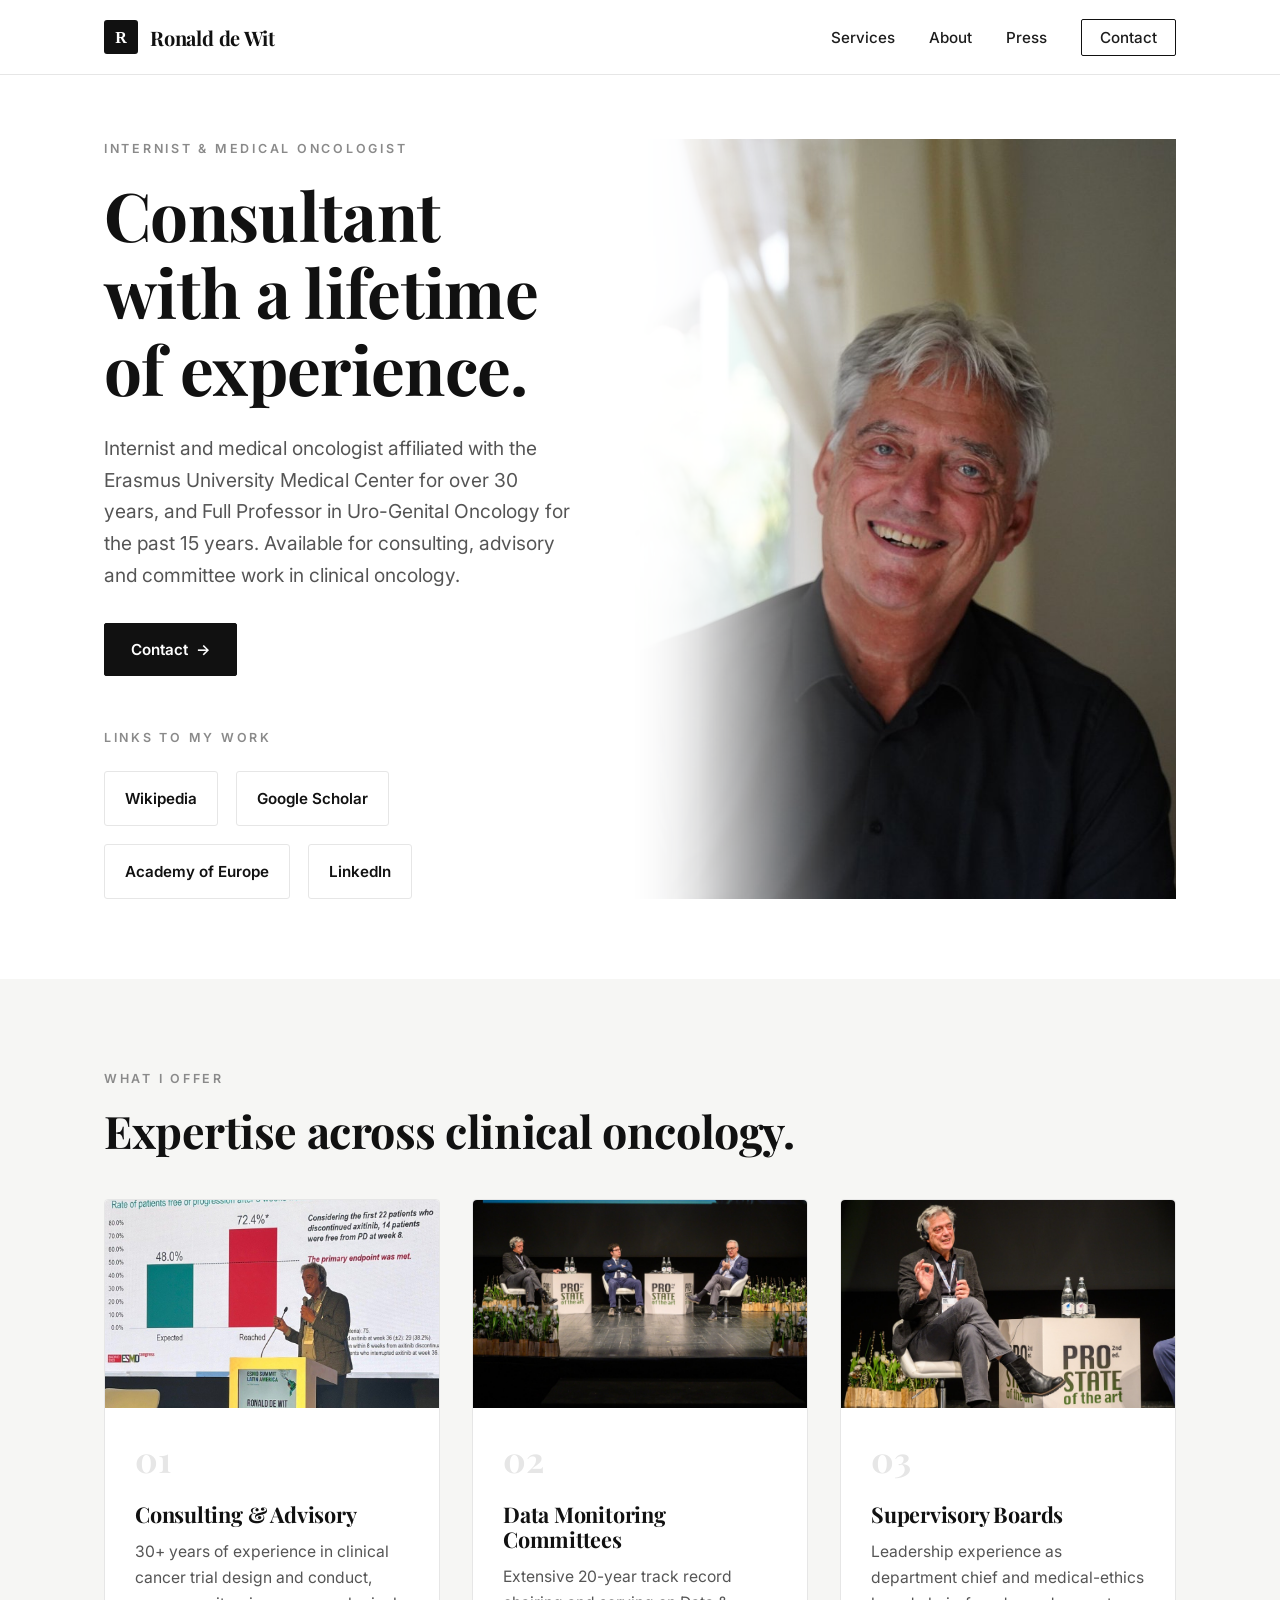
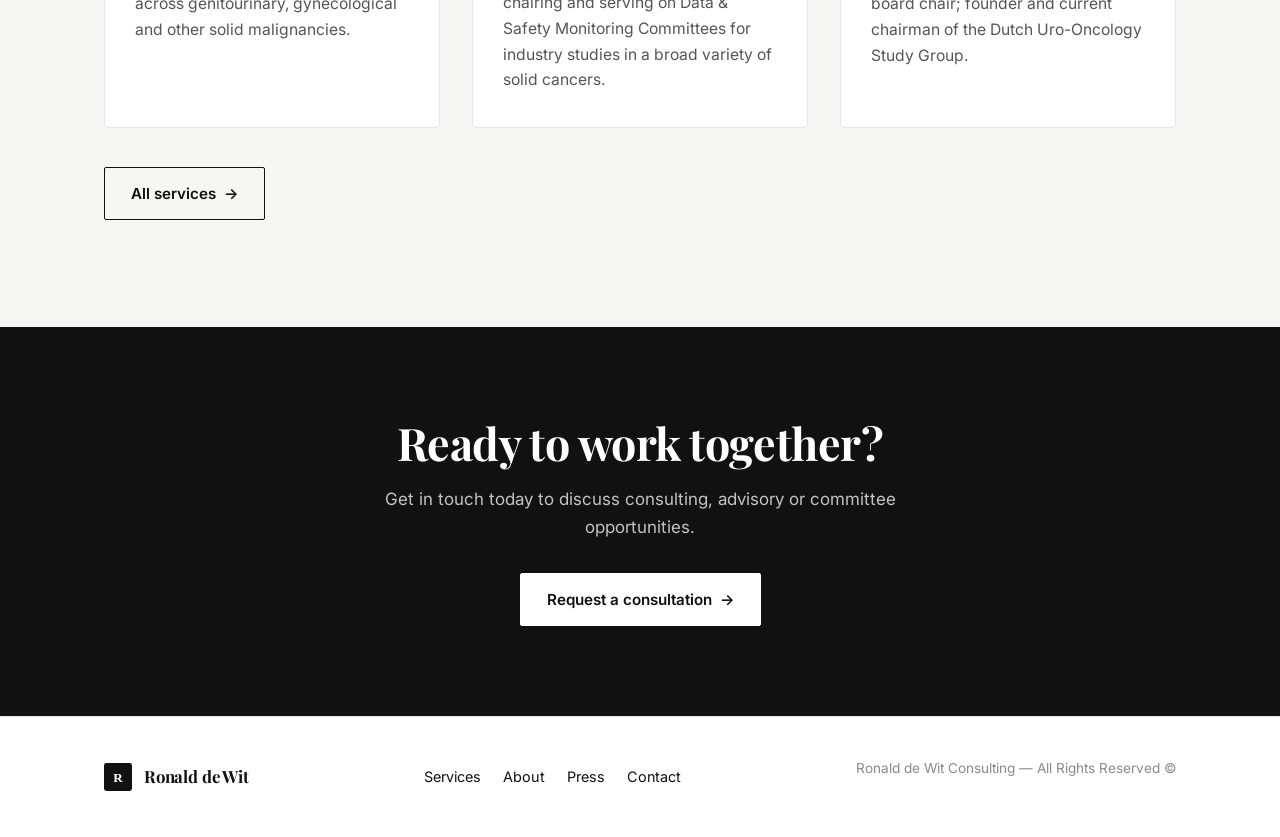
<file: index.html>
<!DOCTYPE html>
<html lang="en">
<head>
  <meta charset="UTF-8" />
  <meta name="viewport" content="width=device-width, initial-scale=1.0" />
  <title>Ronald de Wit Consulting — Internist & Medical Oncologist</title>
  <meta name="description" content="Ronald de Wit — internist and medical oncologist with a lifetime of experience in clinical cancer research, consulting and advisory work." />
  <link rel="icon" type="image/svg+xml" href="/assets/favicon.svg" />
  <link rel="preconnect" href="https://fonts.googleapis.com" />
  <link rel="preconnect" href="https://fonts.gstatic.com" crossorigin />
  <link href="https://fonts.googleapis.com/css2?family=Inter:wght@400;500;600;700&family=Playfair+Display:wght@700&display=swap" rel="stylesheet" />
  <link rel="stylesheet" href="/css/style.css" />
  <link rel="stylesheet" href="/css/edit.css" />
</head>
<body>

  <!-- Header -->
  <header class="site-header">
    <div class="container nav">
      <a href="/" class="brand" aria-label="Ronald de Wit — home">
        <img src="/assets/logo.svg" width="34" height="34" alt="" />
        <span>Ronald de Wit</span>
      </a>
      <button class="nav-toggle" aria-label="Toggle menu" aria-expanded="false">&#9776;</button>
      <ul class="nav-links">
        <li><a href="/services">Services</a></li>
        <li><a href="/about">About</a></li>
        <li><a href="/press">Press</a></li>
        <li><a href="/contact" class="cta">Contact</a></li>
      </ul>
    </div>
  </header>

  <main>
    <!-- Hero -->
    <section class="hero">
      <div class="container hero-grid">
        <div>
          <p class="eyebrow" data-edit-text="home-eyebrow">Internist &amp; Medical Oncologist</p>
          <h1 data-edit-text="home-h1">Consultant with a lifetime of experience.</h1>
          <p class="lead" data-edit-text="home-lead">
            Internist and medical oncologist affiliated with the Erasmus University
            Medical Center for over 30 years, and Full Professor in Uro-Genital
            Oncology for the past 15 years. Available for consulting, advisory and
            committee work in clinical oncology.
          </p>
          <a href="/contact" class="btn btn-primary">Contact <span class="arrow">&rarr;</span></a>

          <p class="eyebrow" style="margin-top:3.2rem;" data-edit-text="home-links-label">Links to my work</p>
          <div class="work-links">
            <a class="work-link" data-edit-link="wikipedia" href="https://en.wikipedia.org/wiki/Ronald_de_Wit" target="_blank" rel="noopener">Wikipedia</a>
            <a class="work-link" data-edit-link="scholar" href="https://scholar.google.com/" target="_blank" rel="noopener">Google Scholar</a>
            <a class="work-link" data-edit-link="academy" href="https://www.ae-info.org/" target="_blank" rel="noopener">Academy of Europe</a>
            <a class="work-link" data-edit-link="linkedin" href="https://www.linkedin.com/" target="_blank" rel="noopener">LinkedIn</a>
          </div>
        </div>
        <div class="edit-photo hero-photo is-empty" data-edit-img="hero" title="Hero photo"></div>
      </div>
    </section>

    <!-- Services preview -->
    <section class="section-alt">
      <div class="container">
        <p class="eyebrow" data-edit-text="home-offer-eyebrow">What I offer</p>
        <h2 style="margin-bottom:2.6rem;" data-edit-text="home-offer-h2">Expertise across clinical oncology.</h2>
        <div class="grid grid-3">
          <article class="card">
            <div class="edit-photo card-photo is-empty" data-edit-img="service-consulting" title="Consulting photo"></div>
            <span class="num">01</span>
            <h3 data-edit-text="home-card1-title">Consulting &amp; Advisory</h3>
            <p data-edit-text="home-card1-text">30+ years of experience in clinical cancer trial design and conduct, across genitourinary, gynecological and other solid malignancies.</p>
          </article>
          <article class="card">
            <div class="edit-photo card-photo is-empty" data-edit-img="service-dmc" title="Data Monitoring photo"></div>
            <span class="num">02</span>
            <h3 data-edit-text="home-card2-title">Data Monitoring Committees</h3>
            <p data-edit-text="home-card2-text">Extensive 20-year track record chairing and serving on Data &amp; Safety Monitoring Committees for industry studies in a broad variety of solid cancers.</p>
          </article>
          <article class="card">
            <div class="edit-photo card-photo is-empty" data-edit-img="service-boards" title="Supervisory Boards photo"></div>
            <span class="num">03</span>
            <h3 data-edit-text="home-card3-title">Supervisory Boards</h3>
            <p data-edit-text="home-card3-text">Leadership experience as department chief and medical-ethics board chair; founder and current chairman of the Dutch Uro-Oncology Study Group.</p>
          </article>
        </div>
        <p style="margin-top:2.4rem;"><a href="/services" class="btn btn-ghost">All services <span class="arrow">&rarr;</span></a></p>
      </div>
    </section>

    <!-- CTA band -->
    <section class="cta-band">
      <div class="container">
        <h2 data-edit-text="home-cta-h2">Ready to work together?</h2>
        <p data-edit-text="home-cta-p">Get in touch today to discuss consulting, advisory or committee opportunities.</p>
        <a href="/contact" class="btn btn-primary">Request a consultation <span class="arrow">&rarr;</span></a>
      </div>
    </section>
  </main>

  <!-- Footer -->
  <footer class="site-footer">
    <div class="container footer-inner">
      <a href="/" class="brand"><img src="/assets/logo.svg" width="28" height="28" alt="" /><span>Ronald de Wit</span></a>
      <ul class="footer-links">
        <li><a href="/services">Services</a></li>
        <li><a href="/about">About</a></li>
        <li><a href="/press">Press</a></li>
        <li><a href="/contact">Contact</a></li>
      </ul>
      <p class="footer-copy" data-edit-text="footer-copy">Ronald de Wit Consulting — All Rights Reserved &copy;</p>
    </div>
  </footer>

  <script src="/js/main.js"></script>
  <script src="/js/content.js"></script>
</body>
</html>
</file>
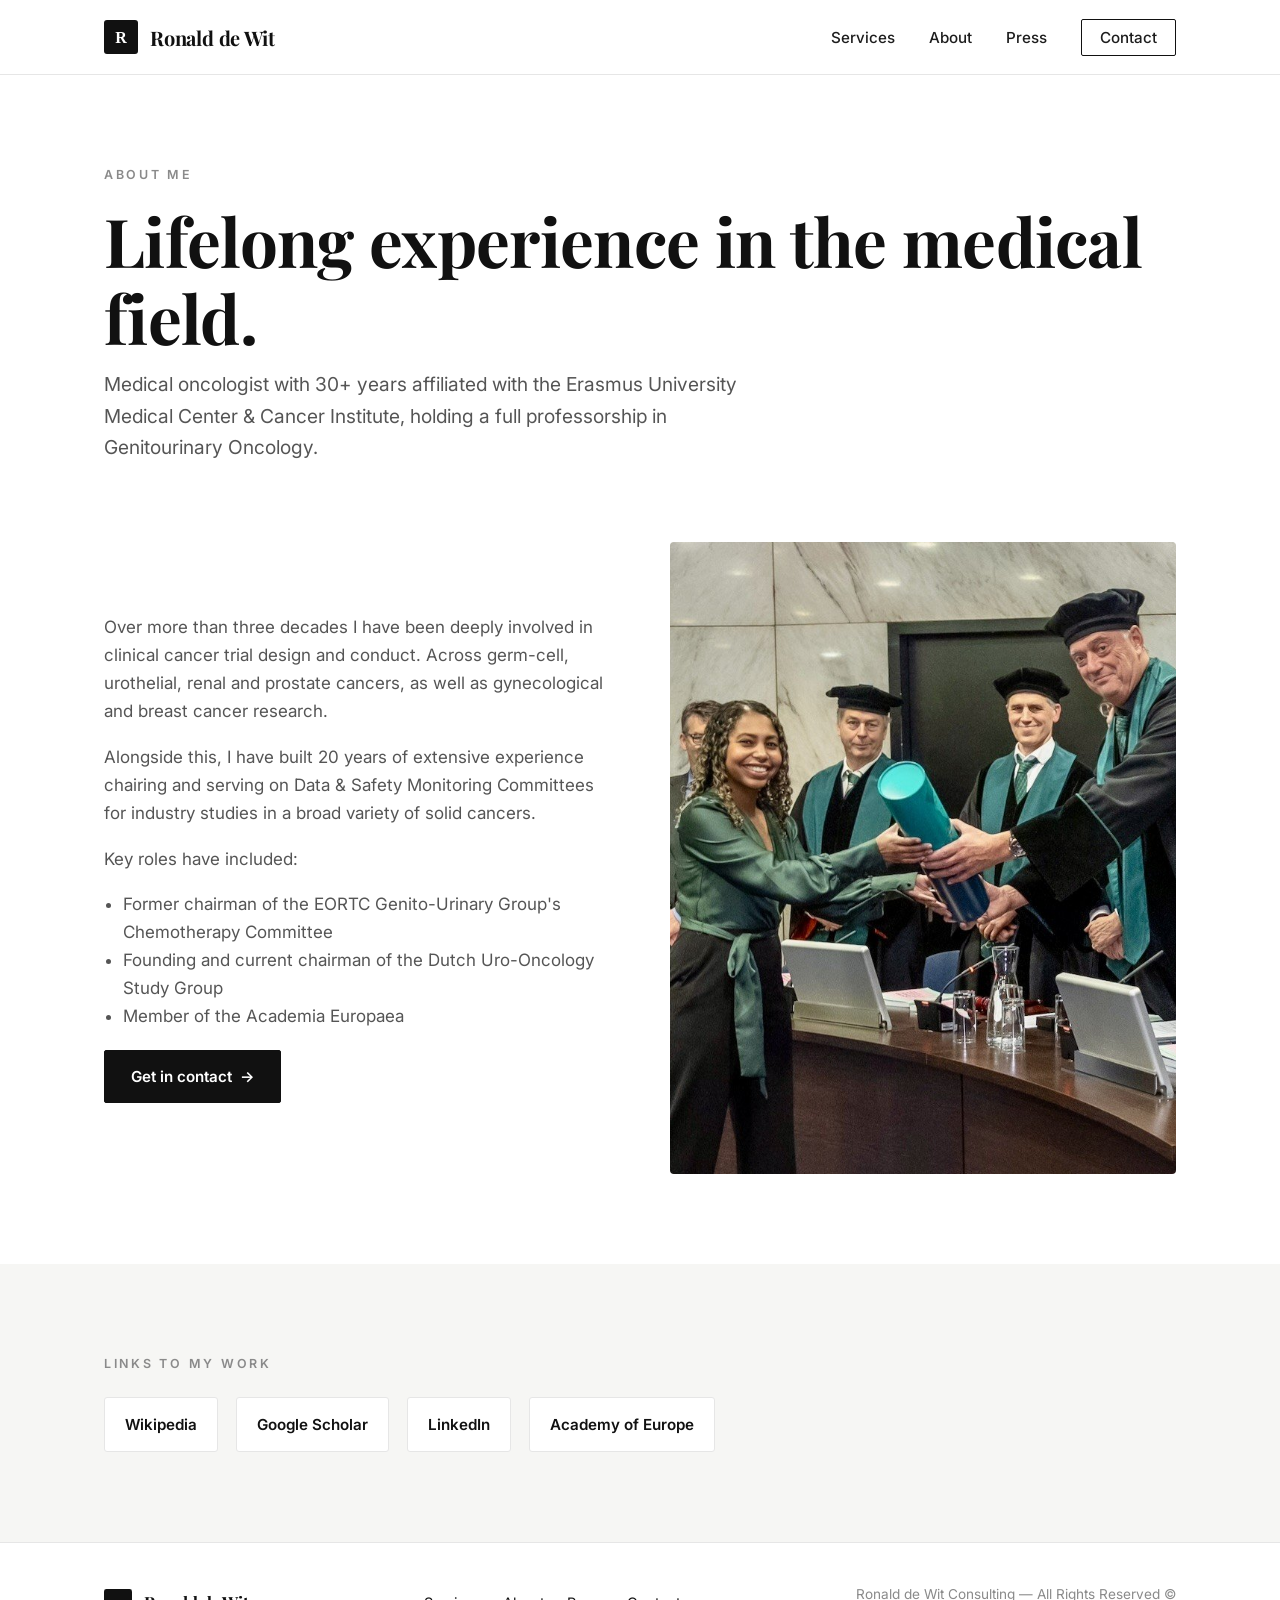
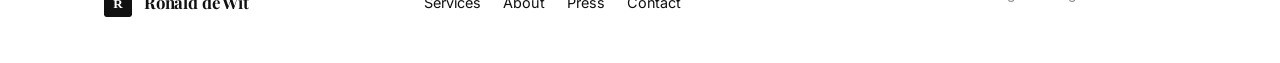
<file: about.html>
<!DOCTYPE html>
<html lang="en">
<head>
  <meta charset="UTF-8" />
  <meta name="viewport" content="width=device-width, initial-scale=1.0" />
  <title>About — Ronald de Wit Consulting</title>
  <meta name="description" content="About Ronald de Wit — a lifetime of experience in the medical field as internist and medical oncologist." />
  <link rel="icon" type="image/svg+xml" href="/assets/favicon.svg" />
  <link rel="preconnect" href="https://fonts.googleapis.com" />
  <link rel="preconnect" href="https://fonts.gstatic.com" crossorigin />
  <link href="https://fonts.googleapis.com/css2?family=Inter:wght@400;500;600;700&family=Playfair+Display:wght@700&display=swap" rel="stylesheet" />
  <link rel="stylesheet" href="/css/style.css" />
  <link rel="stylesheet" href="/css/edit.css" />
</head>
<body>

  <header class="site-header">
    <div class="container nav">
      <a href="/home" class="brand" aria-label="Ronald de Wit — home">
        <img src="/assets/logo.svg" width="34" height="34" alt="" />
        <span>Ronald de Wit</span>
      </a>
      <button class="nav-toggle" aria-label="Toggle menu" aria-expanded="false">&#9776;</button>
      <ul class="nav-links">
        <li><a href="/services">Services</a></li>
        <li><a href="/about">About</a></li>
        <li><a href="/press">Press</a></li>
        <li><a href="/contact-us" class="cta">Contact</a></li>
      </ul>
    </div>
  </header>

  <main>
    <section class="page-head">
      <div class="container">
        <p class="eyebrow" data-edit-text="about-eyebrow">About me</p>
        <h1 data-edit-text="about-h1">Lifelong experience in the medical field.</h1>
        <p class="lead" data-edit-text="about-lead">Medical oncologist with 30+ years affiliated with the Erasmus University Medical Center &amp; Cancer Institute, holding a full professorship in Genitourinary Oncology.</p>
      </div>
    </section>

    <section style="padding-top:20px;">
      <div class="container split">
        <div>
          <p data-edit-text="about-p1">
            Over more than three decades I have been deeply involved in clinical cancer
            trial design and conduct — across germ-cell, urothelial, renal and prostate
            cancers, as well as gynecological and breast cancer research.
          </p>
          <p data-edit-text="about-p2">
            Alongside this, I have built 20 years of extensive experience chairing and
            serving on Data &amp; Safety Monitoring Committees for industry studies in a
            broad variety of solid cancers.
          </p>
          <p data-edit-text="about-roles-intro">Key roles have included:</p>
          <ul style="color:var(--grey); padding-left:1.2rem; margin-bottom:1.2rem;">
            <li data-edit-text="about-role1">Former chairman of the EORTC Genito-Urinary Group's Chemotherapy Committee</li>
            <li data-edit-text="about-role2">Founding and current chairman of the Dutch Uro-Oncology Study Group</li>
            <li data-edit-text="about-role3">Member of the Academy of Europe</li>
          </ul>
          <a href="/contact-us" class="btn btn-primary">Get in contact <span class="arrow">&rarr;</span></a>
        </div>
        <div class="edit-photo about-photo is-empty" data-edit-img="about-portrait" title="Portrait photo"></div>
      </div>
    </section>

    <section class="section-alt">
      <div class="container">
        <p class="eyebrow" data-edit-text="about-links-label">Links to my work</p>
        <div class="work-links">
          <a class="work-link" data-edit-link="wikipedia" href="https://en.wikipedia.org/wiki/Ronald_de_Wit" target="_blank" rel="noopener">Wikipedia</a>
          <a class="work-link" data-edit-link="scholar" href="https://scholar.google.com/" target="_blank" rel="noopener">Google Scholar</a>
          <a class="work-link" data-edit-link="linkedin" href="https://www.linkedin.com/" target="_blank" rel="noopener">LinkedIn</a>
          <a class="work-link" data-edit-link="academy" href="https://www.ae-info.org/" target="_blank" rel="noopener">Academy of Europe</a>
        </div>
      </div>
    </section>
  </main>

  <footer class="site-footer">
    <div class="container footer-inner">
      <a href="/home" class="brand"><img src="/assets/logo.svg" width="28" height="28" alt="" /><span>Ronald de Wit</span></a>
      <ul class="footer-links">
        <li><a href="/services">Services</a></li>
        <li><a href="/about">About</a></li>
        <li><a href="/press">Press</a></li>
        <li><a href="/contact-us">Contact</a></li>
      </ul>
      <p class="footer-copy" data-edit-text="footer-copy">Ronald de Wit Consulting — All Rights Reserved &copy;</p>
    </div>
  </footer>

  <script src="/js/main.js"></script>
  <script src="/js/content.js"></script>
</body>
</html>
</file>
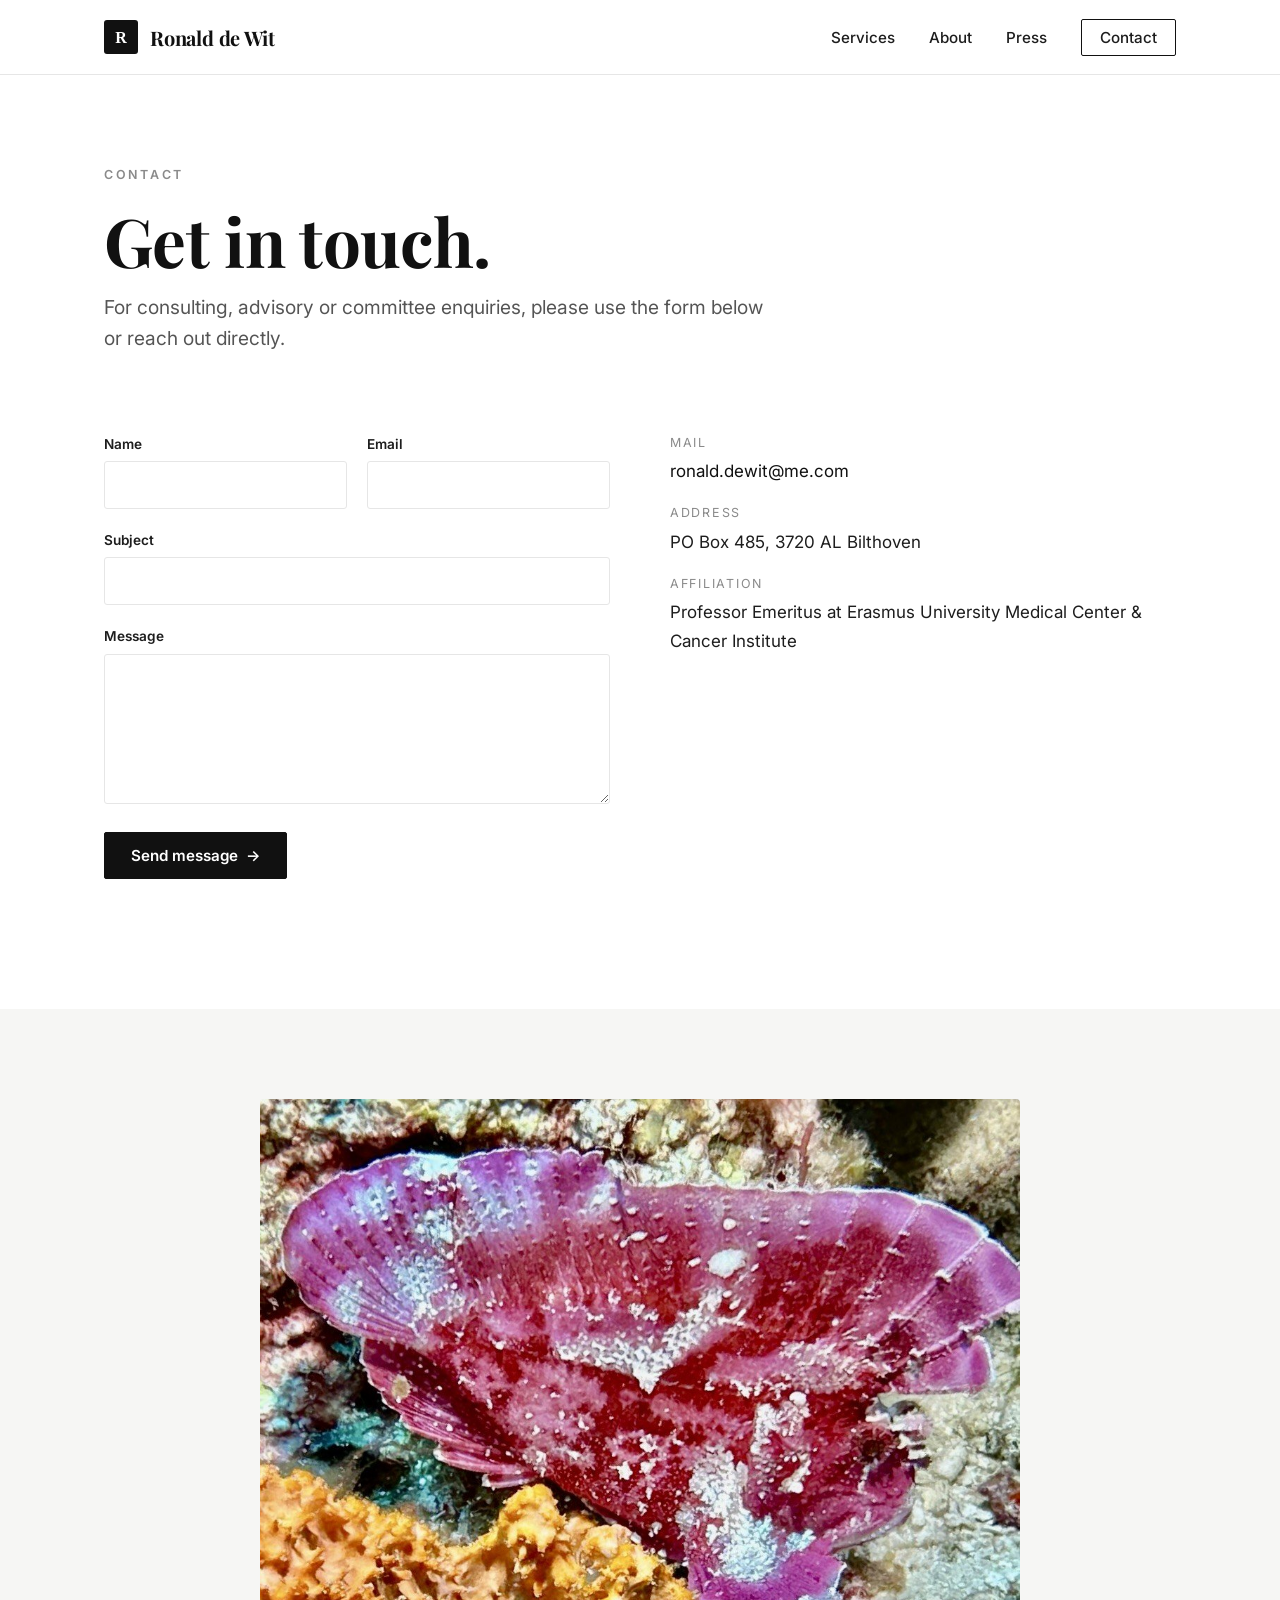
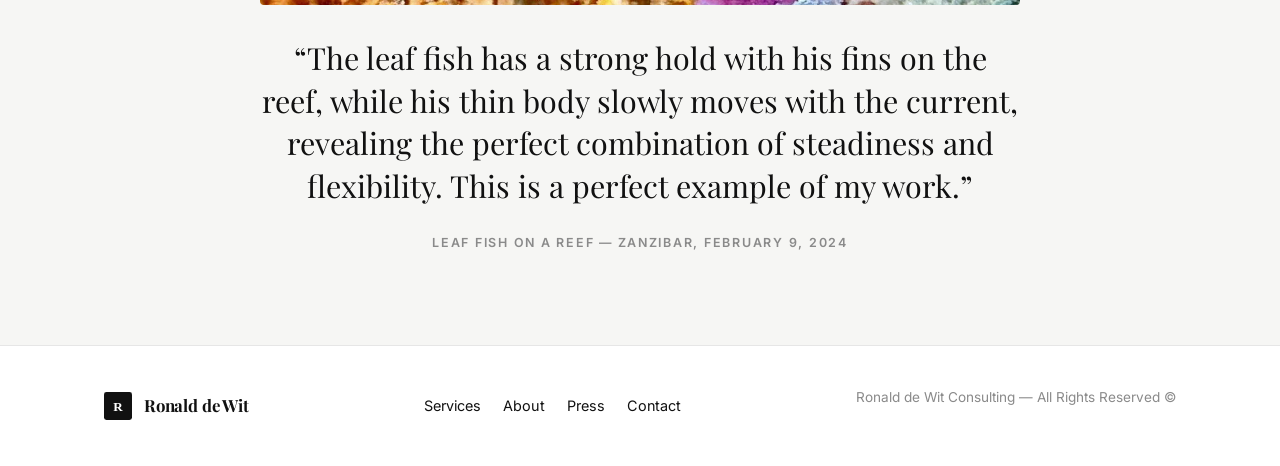
<file: contact-us.html>
<!DOCTYPE html>
<html lang="en">
<head>
  <meta charset="UTF-8" />
  <meta name="viewport" content="width=device-width, initial-scale=1.0" />
  <title>Contact — Ronald de Wit Consulting</title>
  <meta name="description" content="Get in touch with Ronald de Wit for consulting, advisory and committee work in clinical oncology." />
  <link rel="icon" type="image/svg+xml" href="/assets/favicon.svg" />
  <link rel="preconnect" href="https://fonts.googleapis.com" />
  <link rel="preconnect" href="https://fonts.gstatic.com" crossorigin />
  <link href="https://fonts.googleapis.com/css2?family=Inter:wght@400;500;600;700&family=Playfair+Display:wght@700&display=swap" rel="stylesheet" />
  <link rel="stylesheet" href="/css/style.css" />
  <link rel="stylesheet" href="/css/edit.css" />
</head>
<body>

  <header class="site-header">
    <div class="container nav">
      <a href="/home" class="brand" aria-label="Ronald de Wit — home">
        <img src="/assets/logo.svg" width="34" height="34" alt="" />
        <span>Ronald de Wit</span>
      </a>
      <button class="nav-toggle" aria-label="Toggle menu" aria-expanded="false">&#9776;</button>
      <ul class="nav-links">
        <li><a href="/services">Services</a></li>
        <li><a href="/about">About</a></li>
        <li><a href="/press">Press</a></li>
        <li><a href="/contact-us" class="cta">Contact</a></li>
      </ul>
    </div>
  </header>

  <main>
    <section class="page-head">
      <div class="container">
        <p class="eyebrow" data-edit-text="contact-eyebrow">Contact</p>
        <h1 data-edit-text="contact-h1">Get in touch.</h1>
        <p class="lead" data-edit-text="contact-lead">For consulting, advisory or committee enquiries, please use the form below or reach out directly.</p>
      </div>
    </section>

    <section style="padding-top:20px;">
      <div class="container split" style="align-items:start;">
        <form class="form" id="contact-form" action="https://api.web3forms.com/submit" method="POST">
          <!-- Web3Forms delivery settings -->
          <input type="hidden" name="access_key" value="YOUR_WEB3FORMS_ACCESS_KEY" />
          <input type="hidden" name="subject" value="Nieuw bericht via ronalddewit.nl" />
          <input type="hidden" name="from_name" value="Ronald de Wit — website" />
          <!-- Honeypot spam trap (bots fill this; humans never see it) -->
          <input type="checkbox" name="botcheck" tabindex="-1" autocomplete="off" style="display:none" aria-hidden="true" />

          <div class="form-row">
            <div class="field">
              <label for="name" data-edit-text="contact-label-name">Name</label>
              <input type="text" id="name" name="name" required />
            </div>
            <div class="field">
              <label for="email" data-edit-text="contact-label-email">Email</label>
              <input type="email" id="email" name="email" required />
            </div>
          </div>
          <div class="field">
            <label for="subject" data-edit-text="contact-label-subject">Subject</label>
            <input type="text" id="subject" name="Subject" />
          </div>
          <div class="field">
            <label for="message" data-edit-text="contact-label-message">Message</label>
            <textarea id="message" name="message" required></textarea>
          </div>
          <div>
            <button type="submit" class="btn btn-primary"><span data-edit-text="contact-submit">Send message</span> <span class="arrow">&rarr;</span></button>
          </div>
          <p class="form-status" id="form-status" role="status" aria-live="polite"></p>
        </form>

        <div>
          <ul class="contact-info">
            <li>
              <span class="label" data-edit-text="contact-mail-label">Mail</span>
              <a data-edit-link="mail" href="mailto:ronald.dewit@me.com">ronald.dewit@me.com</a>
            </li>
            <li>
              <span class="label" data-edit-text="contact-address-label">Address</span>
              <span data-edit-text="contact-address">PO Box 485, 3720 AL Bilthoven</span>
            </li>
            <li>
              <span class="label" data-edit-text="contact-affiliation-label">Affiliation</span>
              <span data-edit-text="contact-affiliation">Professor Emeritus at Erasmus University Medical Center &amp; Cancer Institute</span>
            </li>
          </ul>
        </div>
      </div>
    </section>

    <!-- Leaf fish & reef -->
    <section class="section-alt reef-section">
      <div class="container">
        <div class="reef">
          <figure class="reef-photo edit-photo is-empty" data-edit-img="reef" title="Leaf fish on the reef"></figure>
          <blockquote class="reef-quote">
            <p data-edit-text="reef-quote">
              &ldquo;The leaf fish has a strong hold with his fins on the reef, while his
              thin body slowly moves with the current, revealing the perfect combination
              of steadiness and flexibility. This is a perfect example of my work.&rdquo;
            </p>
            <cite data-edit-text="reef-cite">Leaf fish on a reef &mdash; Zanzibar, February 9, 2024</cite>
          </blockquote>
        </div>
      </div>
    </section>
  </main>

  <footer class="site-footer">
    <div class="container footer-inner">
      <a href="/home" class="brand"><img src="/assets/logo.svg" width="28" height="28" alt="" /><span>Ronald de Wit</span></a>
      <ul class="footer-links">
        <li><a href="/services">Services</a></li>
        <li><a href="/about">About</a></li>
        <li><a href="/press">Press</a></li>
        <li><a href="/contact-us">Contact</a></li>
      </ul>
      <p class="footer-copy" data-edit-text="footer-copy">Ronald de Wit Consulting — All Rights Reserved &copy;</p>
    </div>
  </footer>

  <script src="/js/main.js"></script>
  <script src="/js/content.js"></script>
</body>
</html>
</file>
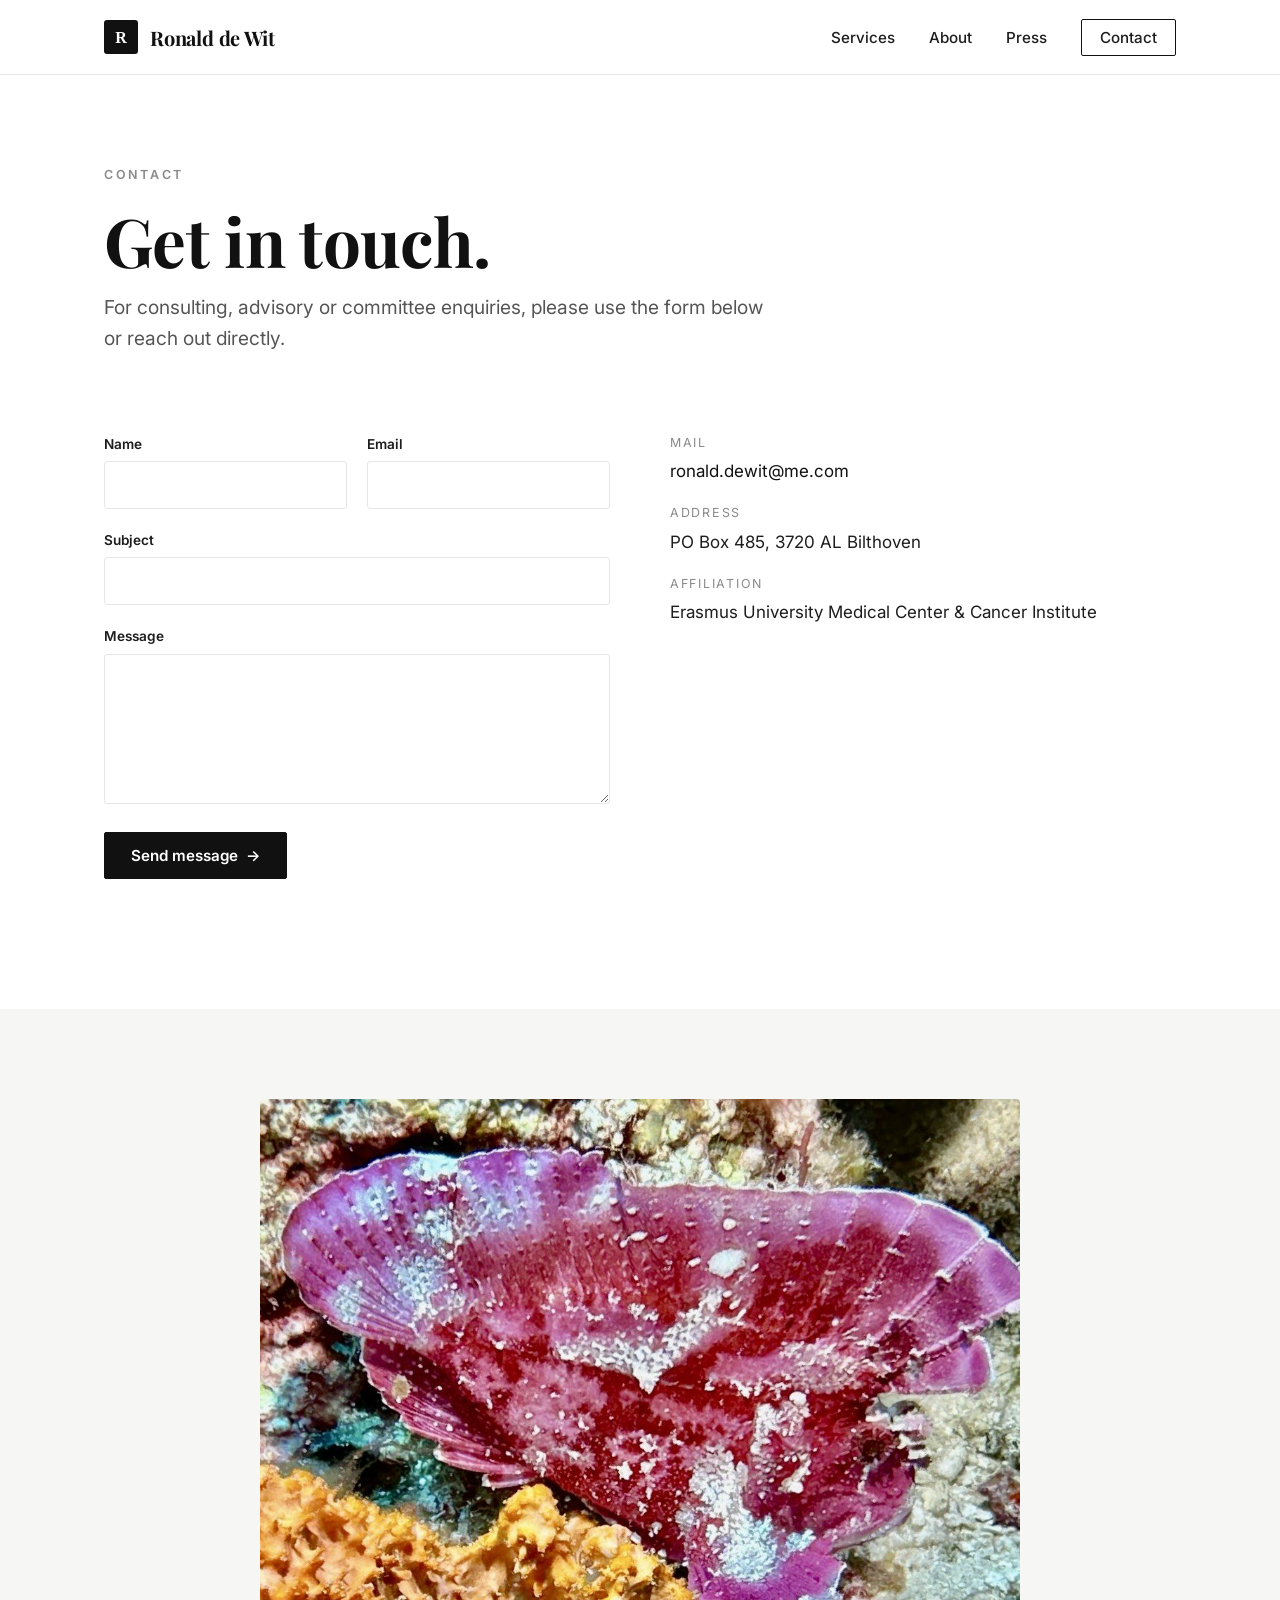
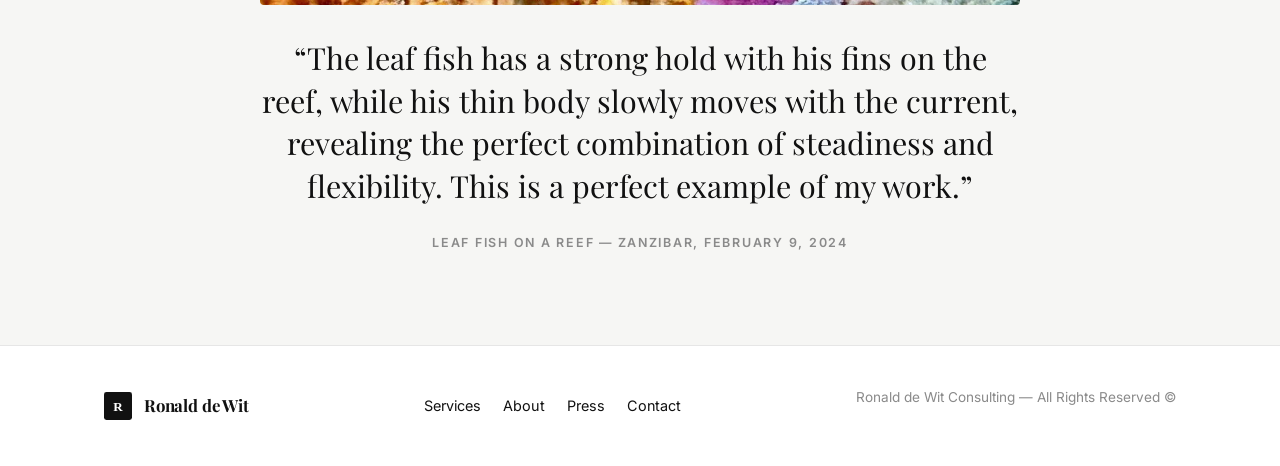
<file: contact.html>
<!DOCTYPE html>
<html lang="en">
<head>
  <meta charset="UTF-8" />
  <meta name="viewport" content="width=device-width, initial-scale=1.0" />
  <title>Contact — Ronald de Wit Consulting</title>
  <meta name="description" content="Get in touch with Ronald de Wit for consulting, advisory and committee work in clinical oncology." />
  <link rel="icon" type="image/svg+xml" href="/assets/favicon.svg" />
  <link rel="preconnect" href="https://fonts.googleapis.com" />
  <link rel="preconnect" href="https://fonts.gstatic.com" crossorigin />
  <link href="https://fonts.googleapis.com/css2?family=Inter:wght@400;500;600;700&family=Playfair+Display:wght@700&display=swap" rel="stylesheet" />
  <link rel="stylesheet" href="/css/style.css" />
  <link rel="stylesheet" href="/css/edit.css" />
</head>
<body>

  <header class="site-header">
    <div class="container nav">
      <a href="/" class="brand" aria-label="Ronald de Wit — home">
        <img src="/assets/logo.svg" width="34" height="34" alt="" />
        <span>Ronald de Wit</span>
      </a>
      <button class="nav-toggle" aria-label="Toggle menu" aria-expanded="false">&#9776;</button>
      <ul class="nav-links">
        <li><a href="/services">Services</a></li>
        <li><a href="/about">About</a></li>
        <li><a href="/press">Press</a></li>
        <li><a href="/contact" class="cta">Contact</a></li>
      </ul>
    </div>
  </header>

  <main>
    <section class="page-head">
      <div class="container">
        <p class="eyebrow" data-edit-text="contact-eyebrow">Contact</p>
        <h1 data-edit-text="contact-h1">Get in touch.</h1>
        <p class="lead" data-edit-text="contact-lead">For consulting, advisory or committee enquiries, please use the form below or reach out directly.</p>
      </div>
    </section>

    <section style="padding-top:20px;">
      <div class="container split" style="align-items:start;">
        <form class="form" id="contact-form" action="https://api.web3forms.com/submit" method="POST">
          <!-- Web3Forms delivery settings -->
          <input type="hidden" name="access_key" value="YOUR_WEB3FORMS_ACCESS_KEY" />
          <input type="hidden" name="subject" value="Nieuw bericht via ronalddewit.nl" />
          <input type="hidden" name="from_name" value="Ronald de Wit — website" />
          <!-- Honeypot spam trap (bots fill this; humans never see it) -->
          <input type="checkbox" name="botcheck" tabindex="-1" autocomplete="off" style="display:none" aria-hidden="true" />

          <div class="form-row">
            <div class="field">
              <label for="name" data-edit-text="contact-label-name">Name</label>
              <input type="text" id="name" name="name" required />
            </div>
            <div class="field">
              <label for="email" data-edit-text="contact-label-email">Email</label>
              <input type="email" id="email" name="email" required />
            </div>
          </div>
          <div class="field">
            <label for="subject" data-edit-text="contact-label-subject">Subject</label>
            <input type="text" id="subject" name="Subject" />
          </div>
          <div class="field">
            <label for="message" data-edit-text="contact-label-message">Message</label>
            <textarea id="message" name="message" required></textarea>
          </div>
          <div>
            <button type="submit" class="btn btn-primary"><span data-edit-text="contact-submit">Send message</span> <span class="arrow">&rarr;</span></button>
          </div>
          <p class="form-status" id="form-status" role="status" aria-live="polite"></p>
        </form>

        <div>
          <ul class="contact-info">
            <li>
              <span class="label" data-edit-text="contact-mail-label">Mail</span>
              <a data-edit-link="mail" href="mailto:ronald.dewit@me.com">ronald.dewit@me.com</a>
            </li>
            <li>
              <span class="label" data-edit-text="contact-address-label">Address</span>
              <span data-edit-text="contact-address">PO Box 485, 3720 AL Bilthoven</span>
            </li>
            <li>
              <span class="label" data-edit-text="contact-affiliation-label">Affiliation</span>
              <span data-edit-text="contact-affiliation">Erasmus University Medical Center &amp; Cancer Institute</span>
            </li>
          </ul>
        </div>
      </div>
    </section>

    <!-- Leaf fish & reef -->
    <section class="section-alt reef-section">
      <div class="container">
        <div class="reef">
          <figure class="reef-photo edit-photo is-empty" data-edit-img="reef" title="Leaf fish on the reef"></figure>
          <blockquote class="reef-quote">
            <p data-edit-text="reef-quote">
              &ldquo;The leaf fish has a strong hold with his fins on the reef, while his
              thin body slowly moves with the current, revealing the perfect combination
              of steadiness and flexibility. This is a perfect example of my work.&rdquo;
            </p>
            <cite data-edit-text="reef-cite">Leaf fish on a reef &mdash; Zanzibar, February 9, 2024</cite>
          </blockquote>
        </div>
      </div>
    </section>
  </main>

  <footer class="site-footer">
    <div class="container footer-inner">
      <a href="/" class="brand"><img src="/assets/logo.svg" width="28" height="28" alt="" /><span>Ronald de Wit</span></a>
      <ul class="footer-links">
        <li><a href="/services">Services</a></li>
        <li><a href="/about">About</a></li>
        <li><a href="/press">Press</a></li>
        <li><a href="/contact">Contact</a></li>
      </ul>
      <p class="footer-copy" data-edit-text="footer-copy">Ronald de Wit Consulting — All Rights Reserved &copy;</p>
    </div>
  </footer>

  <script src="/js/main.js"></script>
  <script src="/js/content.js"></script>
</body>
</html>
</file>
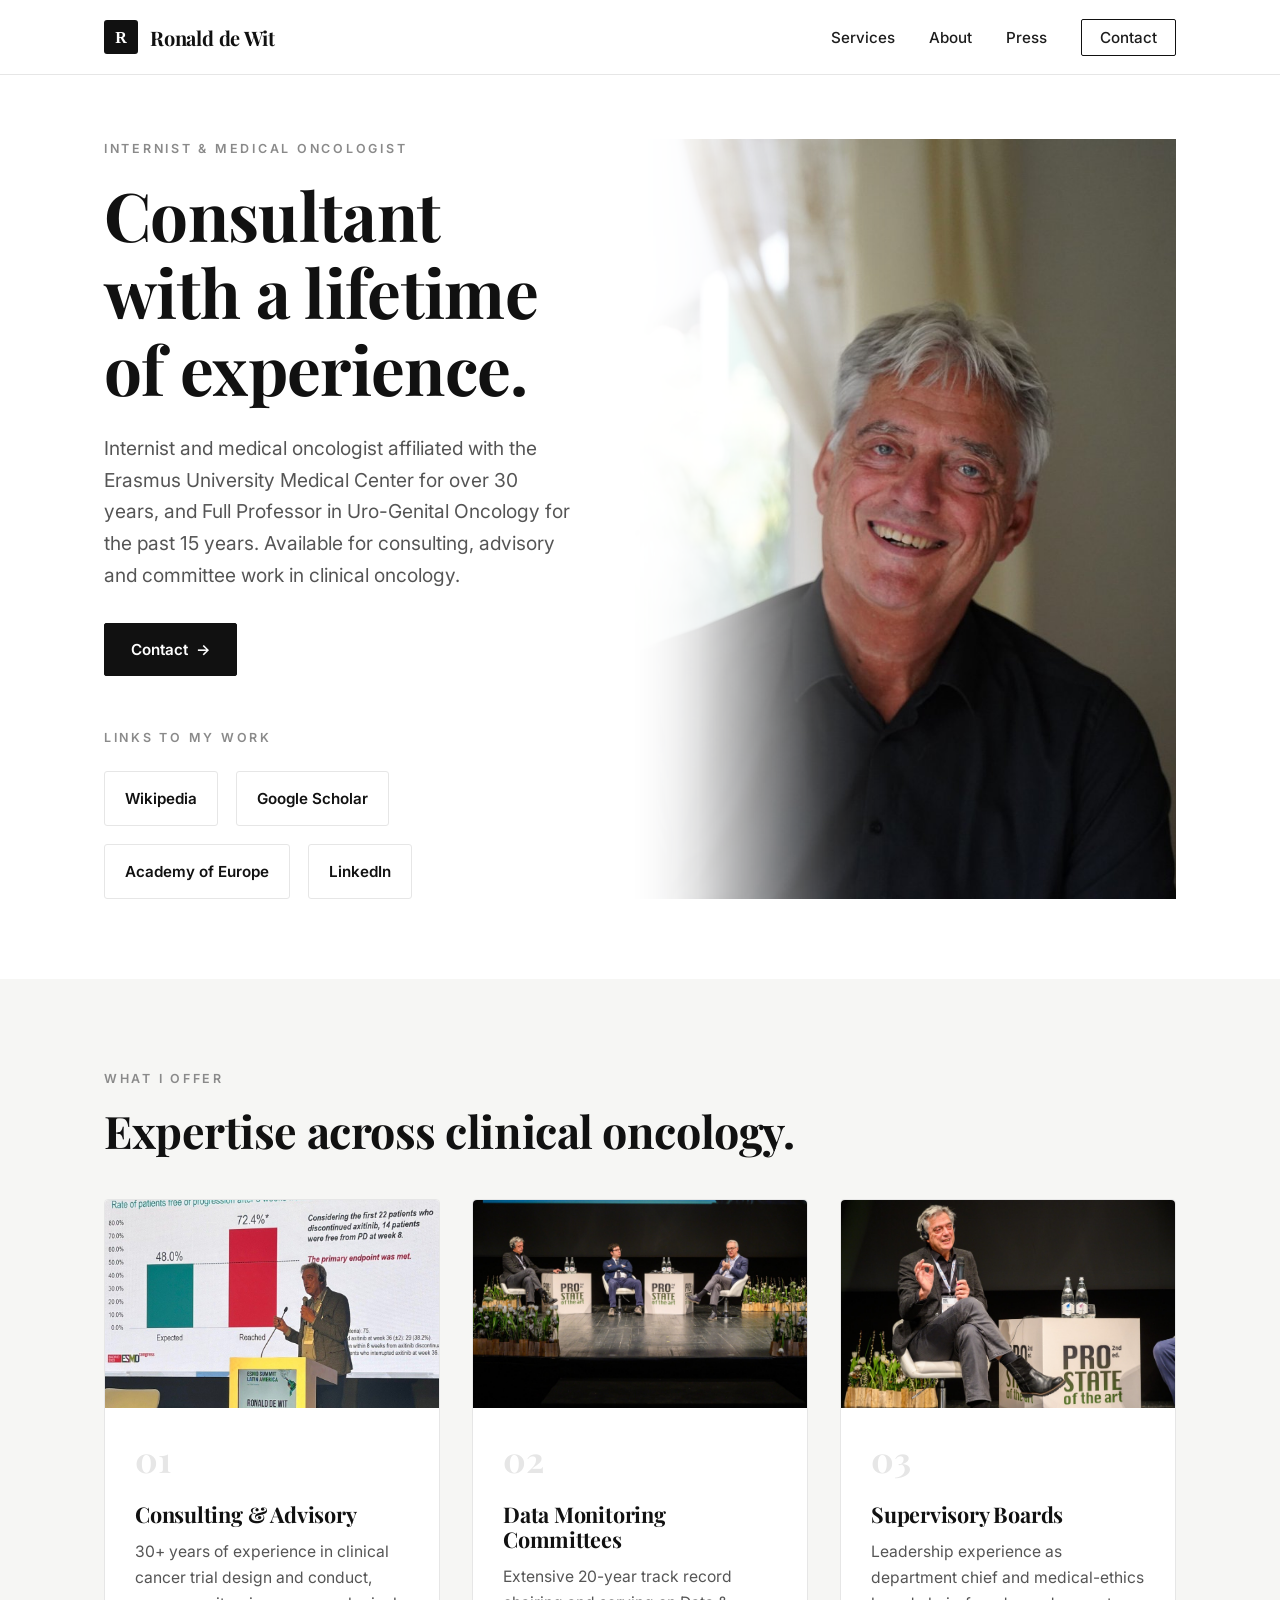
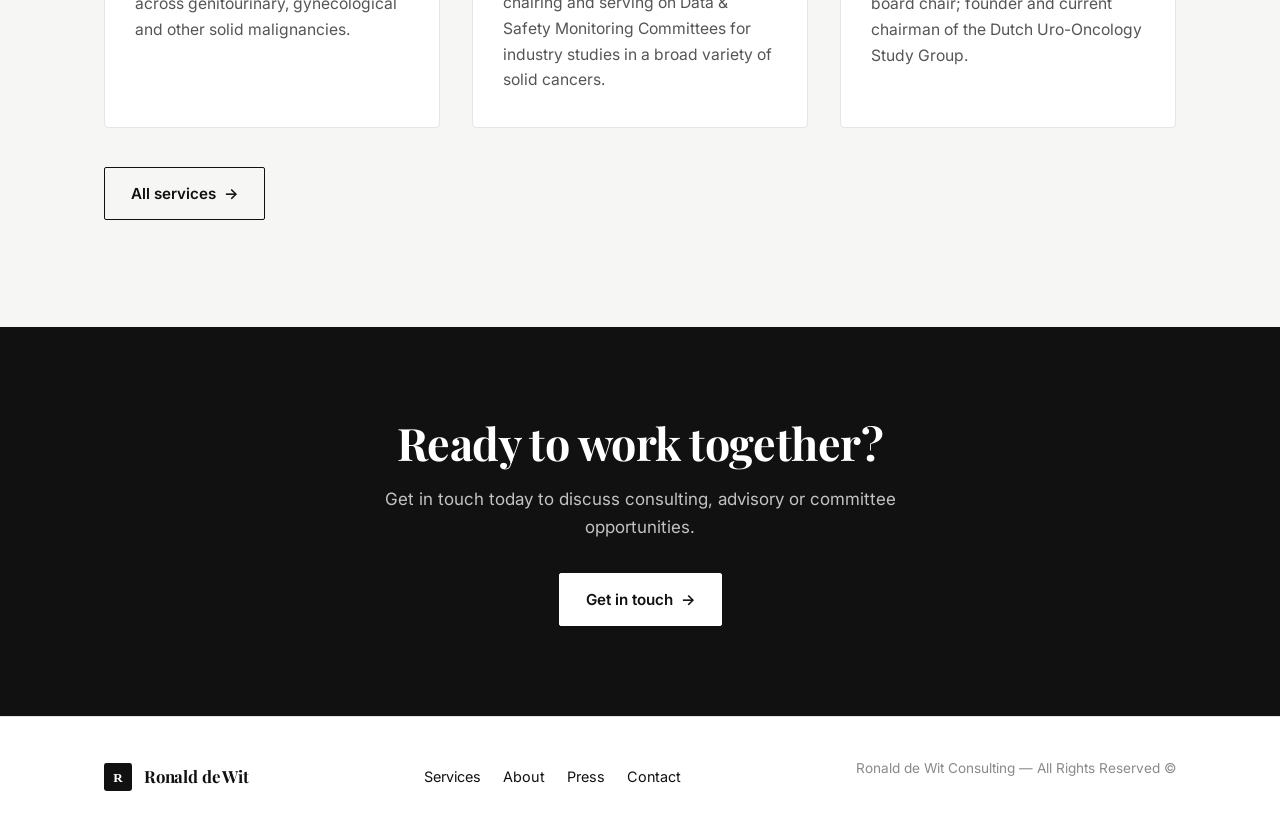
<file: home.html>
<!DOCTYPE html>
<html lang="en">
<head>
  <meta charset="UTF-8" />
  <meta name="viewport" content="width=device-width, initial-scale=1.0" />
  <title>Ronald de Wit Consulting — Internist & Medical Oncologist</title>
  <meta name="description" content="Ronald de Wit — internist and medical oncologist with a lifetime of experience in clinical cancer research, consulting and advisory work." />
  <link rel="icon" type="image/svg+xml" href="/assets/favicon.svg" />
  <link rel="preconnect" href="https://fonts.googleapis.com" />
  <link rel="preconnect" href="https://fonts.gstatic.com" crossorigin />
  <link href="https://fonts.googleapis.com/css2?family=Inter:wght@400;500;600;700&family=Playfair+Display:wght@700&display=swap" rel="stylesheet" />
  <link rel="stylesheet" href="/css/style.css" />
  <link rel="stylesheet" href="/css/edit.css" />
</head>
<body>

  <!-- Header -->
  <header class="site-header">
    <div class="container nav">
      <a href="/home" class="brand" aria-label="Ronald de Wit — home">
        <img src="/assets/logo.svg" width="34" height="34" alt="" />
        <span>Ronald de Wit</span>
      </a>
      <button class="nav-toggle" aria-label="Toggle menu" aria-expanded="false">&#9776;</button>
      <ul class="nav-links">
        <li><a href="/services">Services</a></li>
        <li><a href="/about">About</a></li>
        <li><a href="/press">Press</a></li>
        <li><a href="/contact-us" class="cta">Contact</a></li>
      </ul>
    </div>
  </header>

  <main>
    <!-- Hero -->
    <section class="hero">
      <div class="container hero-grid">
        <div>
          <p class="eyebrow" data-edit-text="home-eyebrow">Internist &amp; Medical Oncologist</p>
          <h1 data-edit-text="home-h1">Consultant with a lifetime of experience.</h1>
          <p class="lead" data-edit-text="home-lead">
            Internist and medical oncologist affiliated with the Erasmus University
            Medical Center for over 30 years, and Full Professor in Uro-Genital
            Oncology for the past 15 years. Available for consulting, advisory and
            committee work in clinical oncology.
          </p>
          <a href="/contact-us" class="btn btn-primary">Contact <span class="arrow">&rarr;</span></a>

          <p class="eyebrow" style="margin-top:3.2rem;" data-edit-text="home-links-label">Links to my work</p>
          <div class="work-links">
            <a class="work-link" data-edit-link="wikipedia" href="https://en.wikipedia.org/wiki/Ronald_de_Wit" target="_blank" rel="noopener">Wikipedia</a>
            <a class="work-link" data-edit-link="scholar" href="https://scholar.google.com/" target="_blank" rel="noopener">Google Scholar</a>
            <a class="work-link" data-edit-link="academy" href="https://www.ae-info.org/" target="_blank" rel="noopener">Academy of Europe</a>
            <a class="work-link" data-edit-link="linkedin" href="https://www.linkedin.com/" target="_blank" rel="noopener">LinkedIn</a>
          </div>
        </div>
        <div class="edit-photo hero-photo is-empty" data-edit-img="hero" title="Hero photo"></div>
      </div>
    </section>

    <!-- Services preview -->
    <section class="section-alt">
      <div class="container">
        <p class="eyebrow" data-edit-text="home-offer-eyebrow">What I offer</p>
        <h2 style="margin-bottom:2.6rem;" data-edit-text="home-offer-h2">Expertise across clinical oncology.</h2>
        <div class="grid grid-3">
          <article class="card">
            <div class="edit-photo card-photo is-empty" data-edit-img="service-consulting" title="Consulting photo"></div>
            <span class="num">01</span>
            <h3 data-edit-text="home-card1-title">Consulting &amp; Advisory</h3>
            <p data-edit-text="home-card1-text">30+ years of experience in clinical cancer trial design and conduct, across genitourinary, gynecological and other solid malignancies.</p>
          </article>
          <article class="card">
            <div class="edit-photo card-photo is-empty" data-edit-img="service-dmc" title="Data Monitoring photo"></div>
            <span class="num">02</span>
            <h3 data-edit-text="home-card2-title">Data Monitoring Committees</h3>
            <p data-edit-text="home-card2-text">Extensive 20-year track record chairing and serving on Data &amp; Safety Monitoring Committees for industry studies in a broad variety of solid cancers.</p>
          </article>
          <article class="card">
            <div class="edit-photo card-photo is-empty" data-edit-img="service-boards" title="Supervisory Boards photo"></div>
            <span class="num">03</span>
            <h3 data-edit-text="home-card3-title">Supervisory Boards</h3>
            <p data-edit-text="home-card3-text">Leadership experience as department chief and medical-ethics board chair; founder and current chairman of the Dutch Uro-Oncology Study Group.</p>
          </article>
        </div>
        <p style="margin-top:2.4rem;"><a href="/services" class="btn btn-ghost">All services <span class="arrow">&rarr;</span></a></p>
      </div>
    </section>

    <!-- CTA band -->
    <section class="cta-band">
      <div class="container">
        <h2 data-edit-text="home-cta-h2">Ready to work together?</h2>
        <p data-edit-text="home-cta-p">Get in touch today to discuss consulting, advisory or committee opportunities.</p>
        <a href="/contact-us" class="btn btn-primary">Get in touch <span class="arrow">&rarr;</span></a>
      </div>
    </section>
  </main>

  <!-- Footer -->
  <footer class="site-footer">
    <div class="container footer-inner">
      <a href="/home" class="brand"><img src="/assets/logo.svg" width="28" height="28" alt="" /><span>Ronald de Wit</span></a>
      <ul class="footer-links">
        <li><a href="/services">Services</a></li>
        <li><a href="/about">About</a></li>
        <li><a href="/press">Press</a></li>
        <li><a href="/contact-us">Contact</a></li>
      </ul>
      <p class="footer-copy" data-edit-text="footer-copy">Ronald de Wit Consulting — All Rights Reserved &copy;</p>
    </div>
  </footer>

  <script src="/js/main.js"></script>
  <script src="/js/content.js"></script>
</body>
</html>
</file>
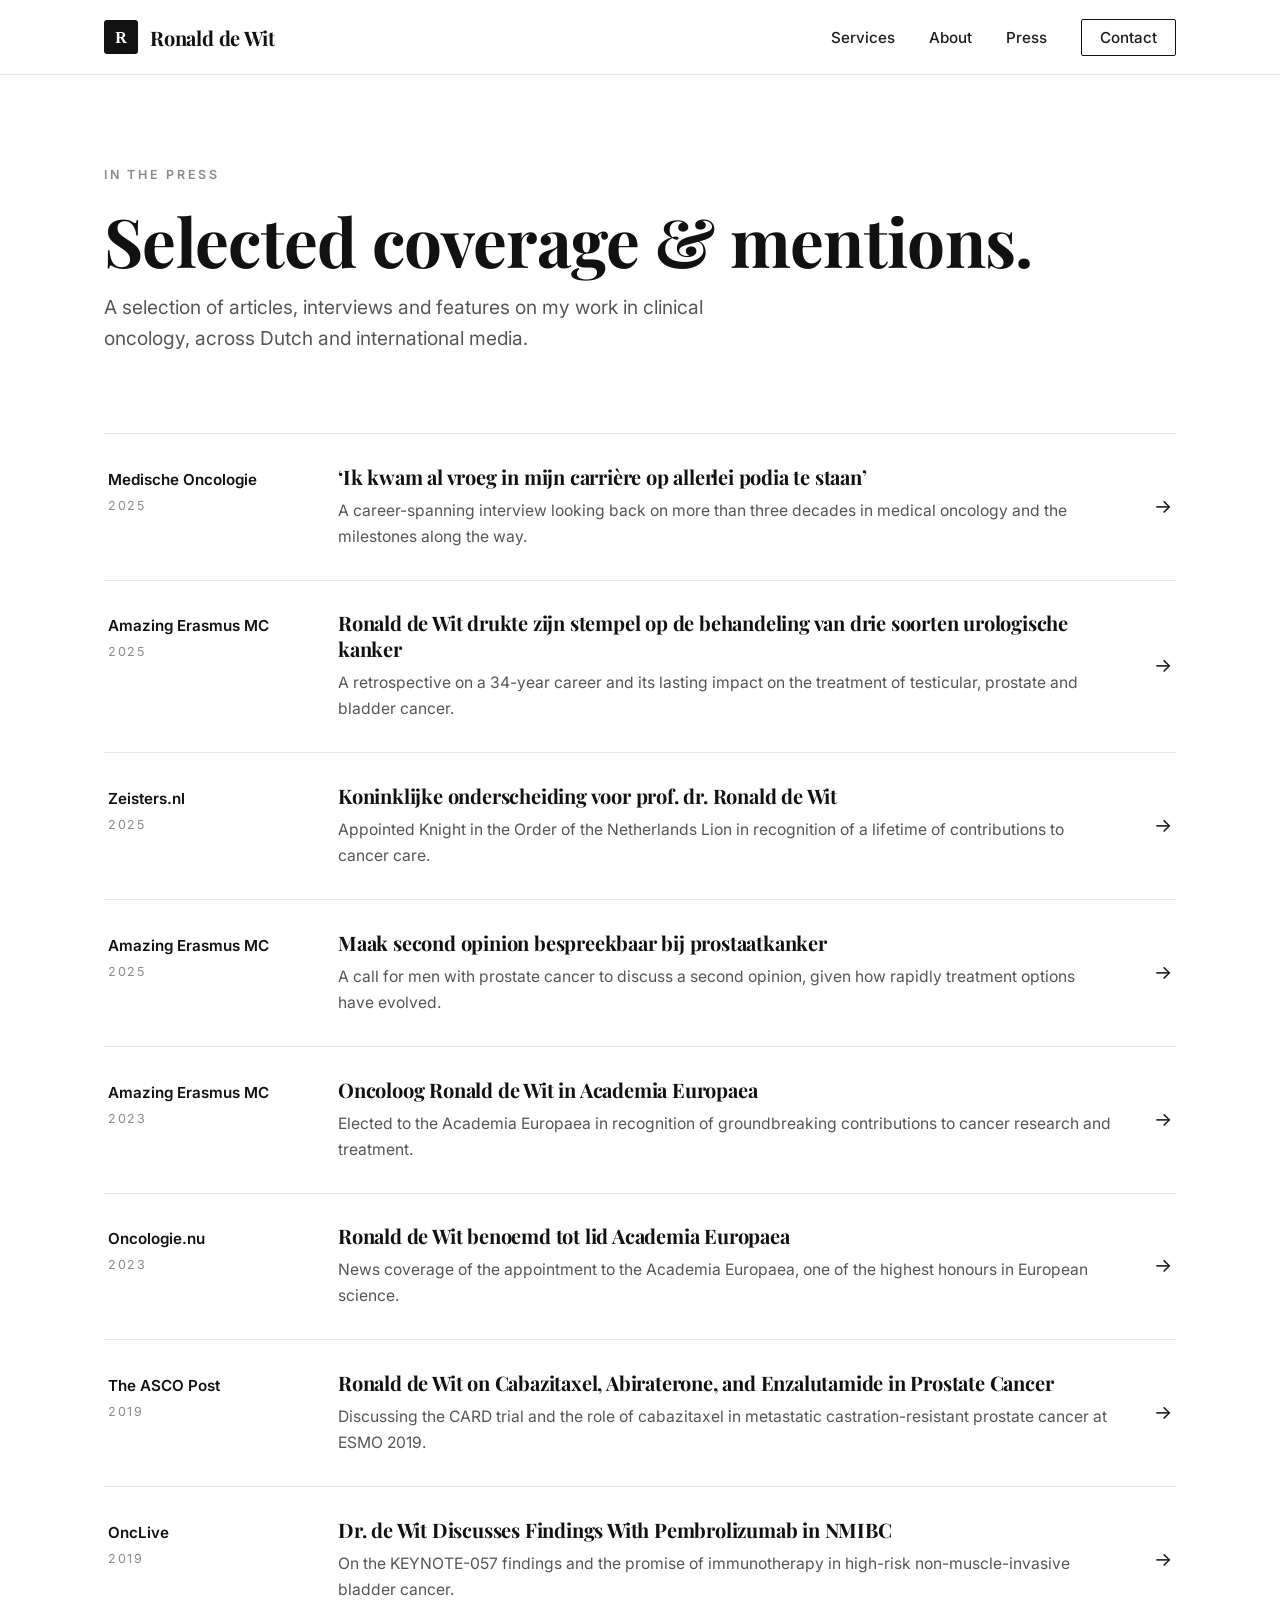
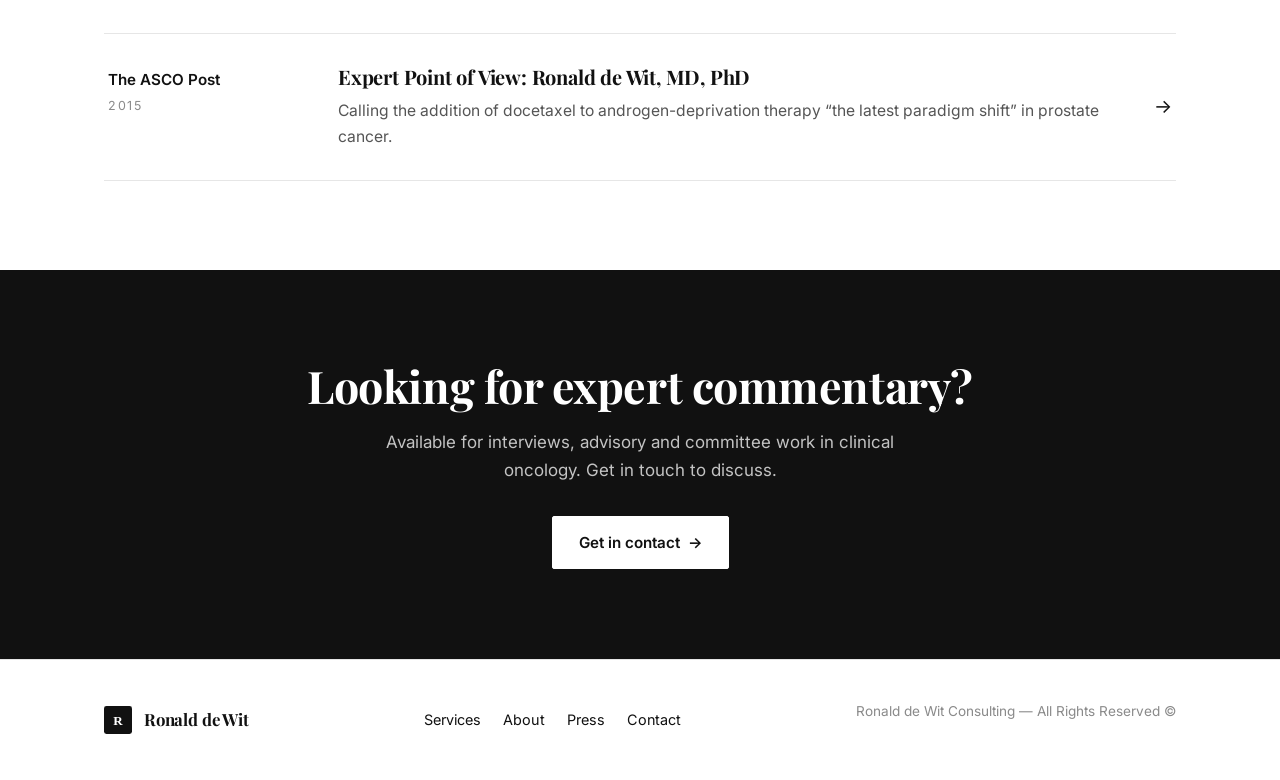
<file: press.html>
<!DOCTYPE html>
<html lang="en">
<head>
  <meta charset="UTF-8" />
  <meta name="viewport" content="width=device-width, initial-scale=1.0" />
  <title>In the Press — Ronald de Wit Consulting</title>
  <meta name="description" content="Articles, interviews and features about Ronald de Wit — internist and medical oncologist — across Dutch and international media." />
  <link rel="icon" type="image/svg+xml" href="/assets/favicon.svg" />
  <link rel="preconnect" href="https://fonts.googleapis.com" />
  <link rel="preconnect" href="https://fonts.gstatic.com" crossorigin />
  <link href="https://fonts.googleapis.com/css2?family=Inter:wght@400;500;600;700&family=Playfair+Display:wght@700&display=swap" rel="stylesheet" />
  <link rel="stylesheet" href="/css/style.css" />
  <link rel="stylesheet" href="/css/edit.css" />
</head>
<body>

  <header class="site-header">
    <div class="container nav">
      <a href="/home" class="brand" aria-label="Ronald de Wit — home">
        <img src="/assets/logo.svg" width="34" height="34" alt="" />
        <span>Ronald de Wit</span>
      </a>
      <button class="nav-toggle" aria-label="Toggle menu" aria-expanded="false">&#9776;</button>
      <ul class="nav-links">
        <li><a href="/services">Services</a></li>
        <li><a href="/about">About</a></li>
        <li><a href="/press" aria-current="page">Press</a></li>
        <li><a href="/contact-us" class="cta">Contact</a></li>
      </ul>
    </div>
  </header>

  <main>
    <section class="page-head">
      <div class="container">
        <p class="eyebrow" data-edit-text="press-eyebrow">In the Press</p>
        <h1 data-edit-text="press-h1">Selected coverage &amp; mentions.</h1>
        <p class="lead" data-edit-text="press-lead">A selection of articles, interviews and features on my work in clinical oncology, across Dutch and international media.</p>
      </div>
    </section>

    <section style="padding-top:20px;">
      <div class="container">
        <ul class="press-list">

          <li>
            <a class="press-item reveal" href="https://medischeoncologie.nl/artikelen/2025/juni/2025-5/ik-kwam-al-vroeg-in-mijn-carriere-op-allerlei-podia-te-staan" target="_blank" rel="noopener">
              <div class="press-meta">
                <span class="press-source">Medische Oncologie</span>
                <span class="press-year">2025</span>
              </div>
              <div class="press-content">
                <h3 class="press-title">&lsquo;Ik kwam al vroeg in mijn carrière op allerlei podia te staan&rsquo;</h3>
                <p class="press-excerpt">A career-spanning interview looking back on more than three decades in medical oncology and the milestones along the way.</p>
              </div>
              <span class="press-arrow" aria-hidden="true">&rarr;</span>
            </a>
          </li>

          <li>
            <a class="press-item reveal" href="https://amazingerasmusmc.nl/oncologie/ronald-de-wit-drukte-zijn-stempel-op-de-behandeling-van-drie-soorten-urologische-kanker/" target="_blank" rel="noopener">
              <div class="press-meta">
                <span class="press-source">Amazing Erasmus MC</span>
                <span class="press-year">2025</span>
              </div>
              <div class="press-content">
                <h3 class="press-title">Ronald de Wit drukte zijn stempel op de behandeling van drie soorten urologische kanker</h3>
                <p class="press-excerpt">A retrospective on a 34-year career and its lasting impact on the treatment of testicular, prostate and bladder cancer.</p>
              </div>
              <span class="press-arrow" aria-hidden="true">&rarr;</span>
            </a>
          </li>

          <li>
            <a class="press-item reveal" href="https://zeisters.nl/nieuws/koninklijke-onderscheiding-voor-prof-dr-ronald-de-wit/" target="_blank" rel="noopener">
              <div class="press-meta">
                <span class="press-source">Zeisters.nl</span>
                <span class="press-year">2025</span>
              </div>
              <div class="press-content">
                <h3 class="press-title">Koninklijke onderscheiding voor prof. dr. Ronald de Wit</h3>
                <p class="press-excerpt">Appointed Knight in the Order of the Netherlands Lion in recognition of a lifetime of contributions to cancer care.</p>
              </div>
              <span class="press-arrow" aria-hidden="true">&rarr;</span>
            </a>
          </li>

          <li>
            <a class="press-item reveal" href="https://amazingerasmusmc.nl/urologie/maak-second-opinion-bespreekbaar-bij-prostaatkanker/" target="_blank" rel="noopener">
              <div class="press-meta">
                <span class="press-source">Amazing Erasmus MC</span>
                <span class="press-year">2025</span>
              </div>
              <div class="press-content">
                <h3 class="press-title">Maak second opinion bespreekbaar bij prostaatkanker</h3>
                <p class="press-excerpt">A call for men with prostate cancer to discuss a second opinion, given how rapidly treatment options have evolved.</p>
              </div>
              <span class="press-arrow" aria-hidden="true">&rarr;</span>
            </a>
          </li>

          <li>
            <a class="press-item reveal" href="https://amazingerasmusmc.nl/oncologie/ronald-de-wit-in-academia-europaea/" target="_blank" rel="noopener">
              <div class="press-meta">
                <span class="press-source">Amazing Erasmus MC</span>
                <span class="press-year">2023</span>
              </div>
              <div class="press-content">
                <h3 class="press-title">Oncoloog Ronald de Wit in Academia Europaea</h3>
                <p class="press-excerpt">Elected to the Academia Europaea in recognition of groundbreaking contributions to cancer research and treatment.</p>
              </div>
              <span class="press-arrow" aria-hidden="true">&rarr;</span>
            </a>
          </li>

          <li>
            <a class="press-item reveal" href="https://www.oncologie.nu/nieuws/ronald-de-wit-benoemd-tot-lid-academia-europaea/" target="_blank" rel="noopener">
              <div class="press-meta">
                <span class="press-source">Oncologie.nu</span>
                <span class="press-year">2023</span>
              </div>
              <div class="press-content">
                <h3 class="press-title">Ronald de Wit benoemd tot lid Academia Europaea</h3>
                <p class="press-excerpt">News coverage of the appointment to the Academia Europaea, one of the highest honours in European science.</p>
              </div>
              <span class="press-arrow" aria-hidden="true">&rarr;</span>
            </a>
          </li>

          <li>
            <a class="press-item reveal" href="https://ascopost.com/videos/esmo-2019-congress/ronald-de-wit-on-cabazitaxel-abiraterone-and-enzalutamide-in-prostate-cancer/" target="_blank" rel="noopener">
              <div class="press-meta">
                <span class="press-source">The ASCO Post</span>
                <span class="press-year">2019</span>
              </div>
              <div class="press-content">
                <h3 class="press-title">Ronald de Wit on Cabazitaxel, Abiraterone, and Enzalutamide in Prostate Cancer</h3>
                <p class="press-excerpt">Discussing the CARD trial and the role of cabazitaxel in metastatic castration-resistant prostate cancer at ESMO 2019.</p>
              </div>
              <span class="press-arrow" aria-hidden="true">&rarr;</span>
            </a>
          </li>

          <li>
            <a class="press-item reveal" href="https://www.onclive.com/onclive-tv/dr-de-wit-discusses-findings-with-pembrolizumab-in-nmibc" target="_blank" rel="noopener">
              <div class="press-meta">
                <span class="press-source">OncLive</span>
                <span class="press-year">2019</span>
              </div>
              <div class="press-content">
                <h3 class="press-title">Dr. de Wit Discusses Findings With Pembrolizumab in NMIBC</h3>
                <p class="press-excerpt">On the KEYNOTE-057 findings and the promise of immunotherapy in high-risk non-muscle-invasive bladder cancer.</p>
              </div>
              <span class="press-arrow" aria-hidden="true">&rarr;</span>
            </a>
          </li>

          <li>
            <a class="press-item reveal" href="https://ascopost.com/issues/november-10-2015/expert-point-of-view-ronald-de-wit-md-phd/" target="_blank" rel="noopener">
              <div class="press-meta">
                <span class="press-source">The ASCO Post</span>
                <span class="press-year">2015</span>
              </div>
              <div class="press-content">
                <h3 class="press-title">Expert Point of View: Ronald de Wit, MD, PhD</h3>
                <p class="press-excerpt">Calling the addition of docetaxel to androgen-deprivation therapy &ldquo;the latest paradigm shift&rdquo; in prostate cancer.</p>
              </div>
              <span class="press-arrow" aria-hidden="true">&rarr;</span>
            </a>
          </li>

        </ul>
      </div>
    </section>

    <section class="cta-band">
      <div class="container">
        <h2 data-edit-text="press-cta-h2">Looking for expert commentary?</h2>
        <p data-edit-text="press-cta-p">Available for interviews, advisory and committee work in clinical oncology. Get in touch to discuss.</p>
        <a href="/contact-us" class="btn btn-primary">Get in contact <span class="arrow">&rarr;</span></a>
      </div>
    </section>
  </main>

  <footer class="site-footer">
    <div class="container footer-inner">
      <a href="/home" class="brand"><img src="/assets/logo.svg" width="28" height="28" alt="" /><span>Ronald de Wit</span></a>
      <ul class="footer-links">
        <li><a href="/services">Services</a></li>
        <li><a href="/about">About</a></li>
        <li><a href="/press">Press</a></li>
        <li><a href="/contact-us">Contact</a></li>
      </ul>
      <p class="footer-copy" data-edit-text="footer-copy">Ronald de Wit Consulting — All Rights Reserved &copy;</p>
    </div>
  </footer>

  <script src="/js/main.js"></script>
  <script src="/js/content.js"></script>
</body>
</html>
</file>
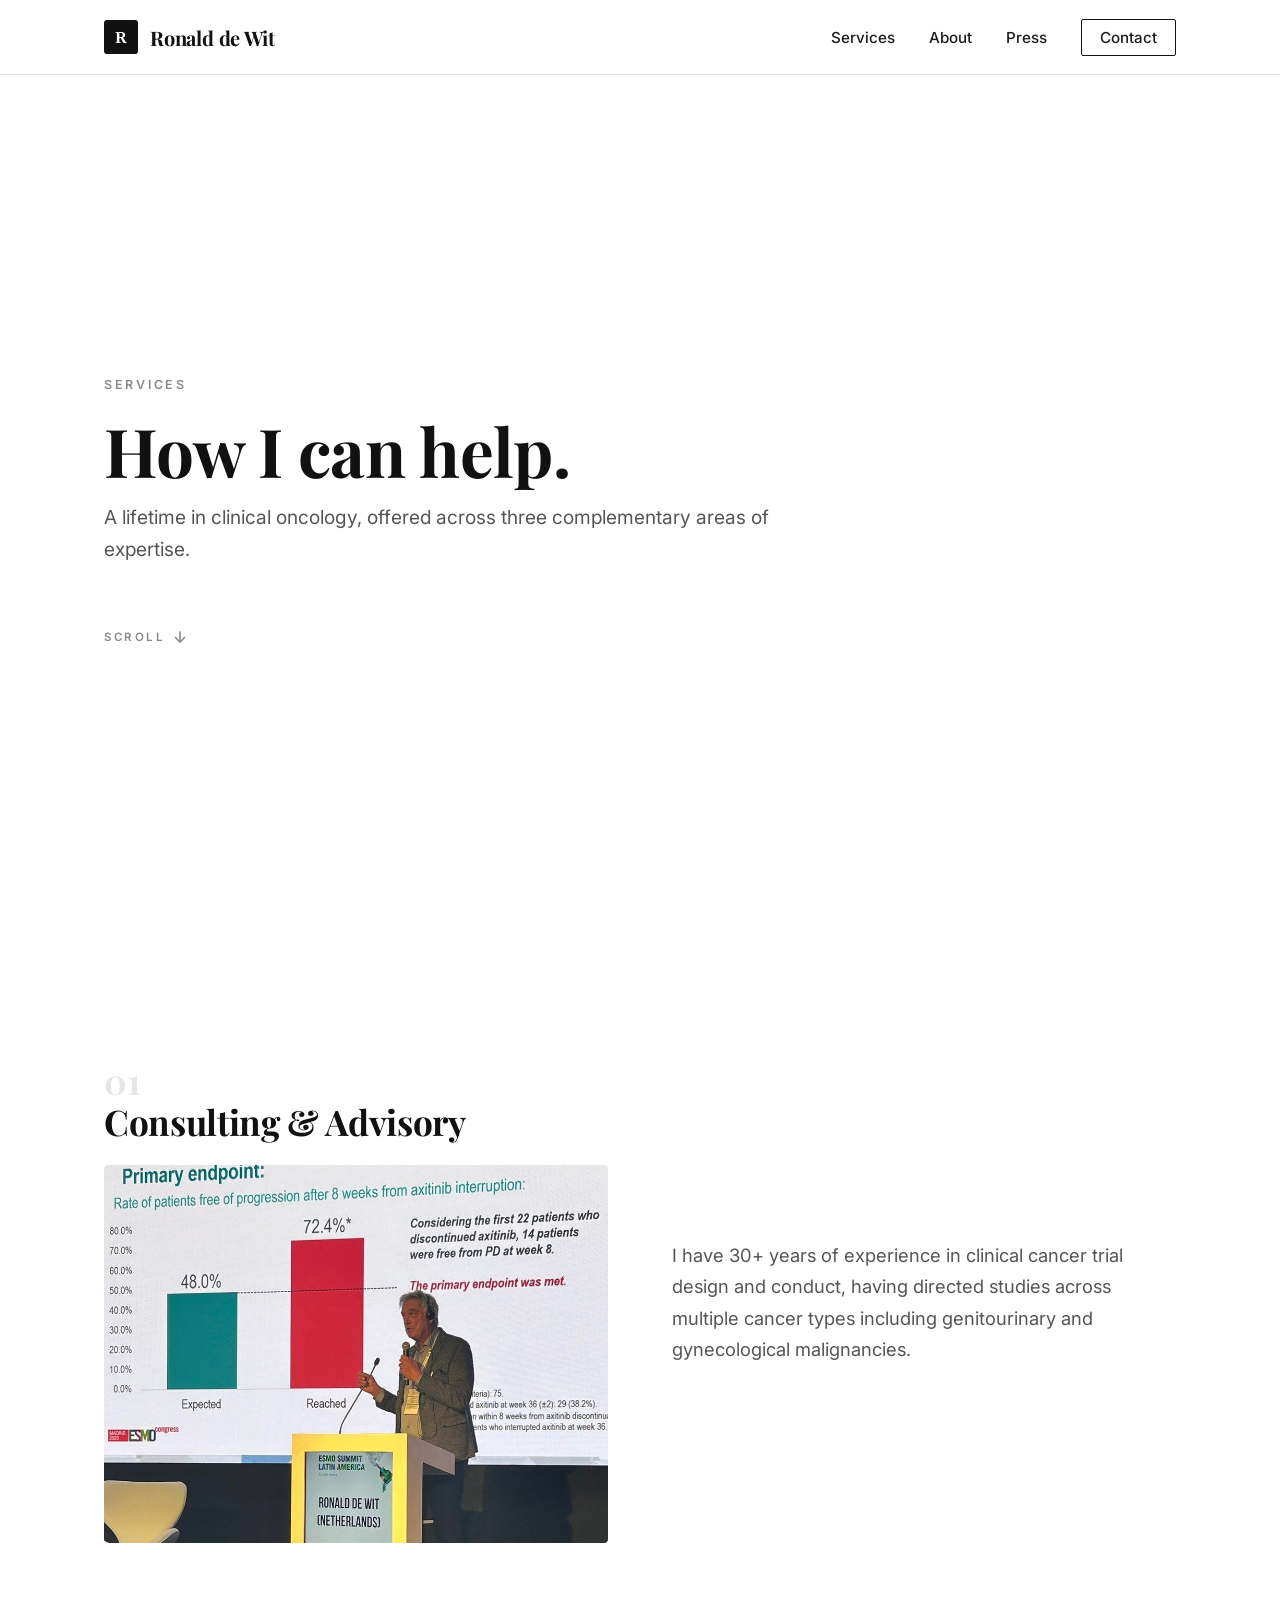
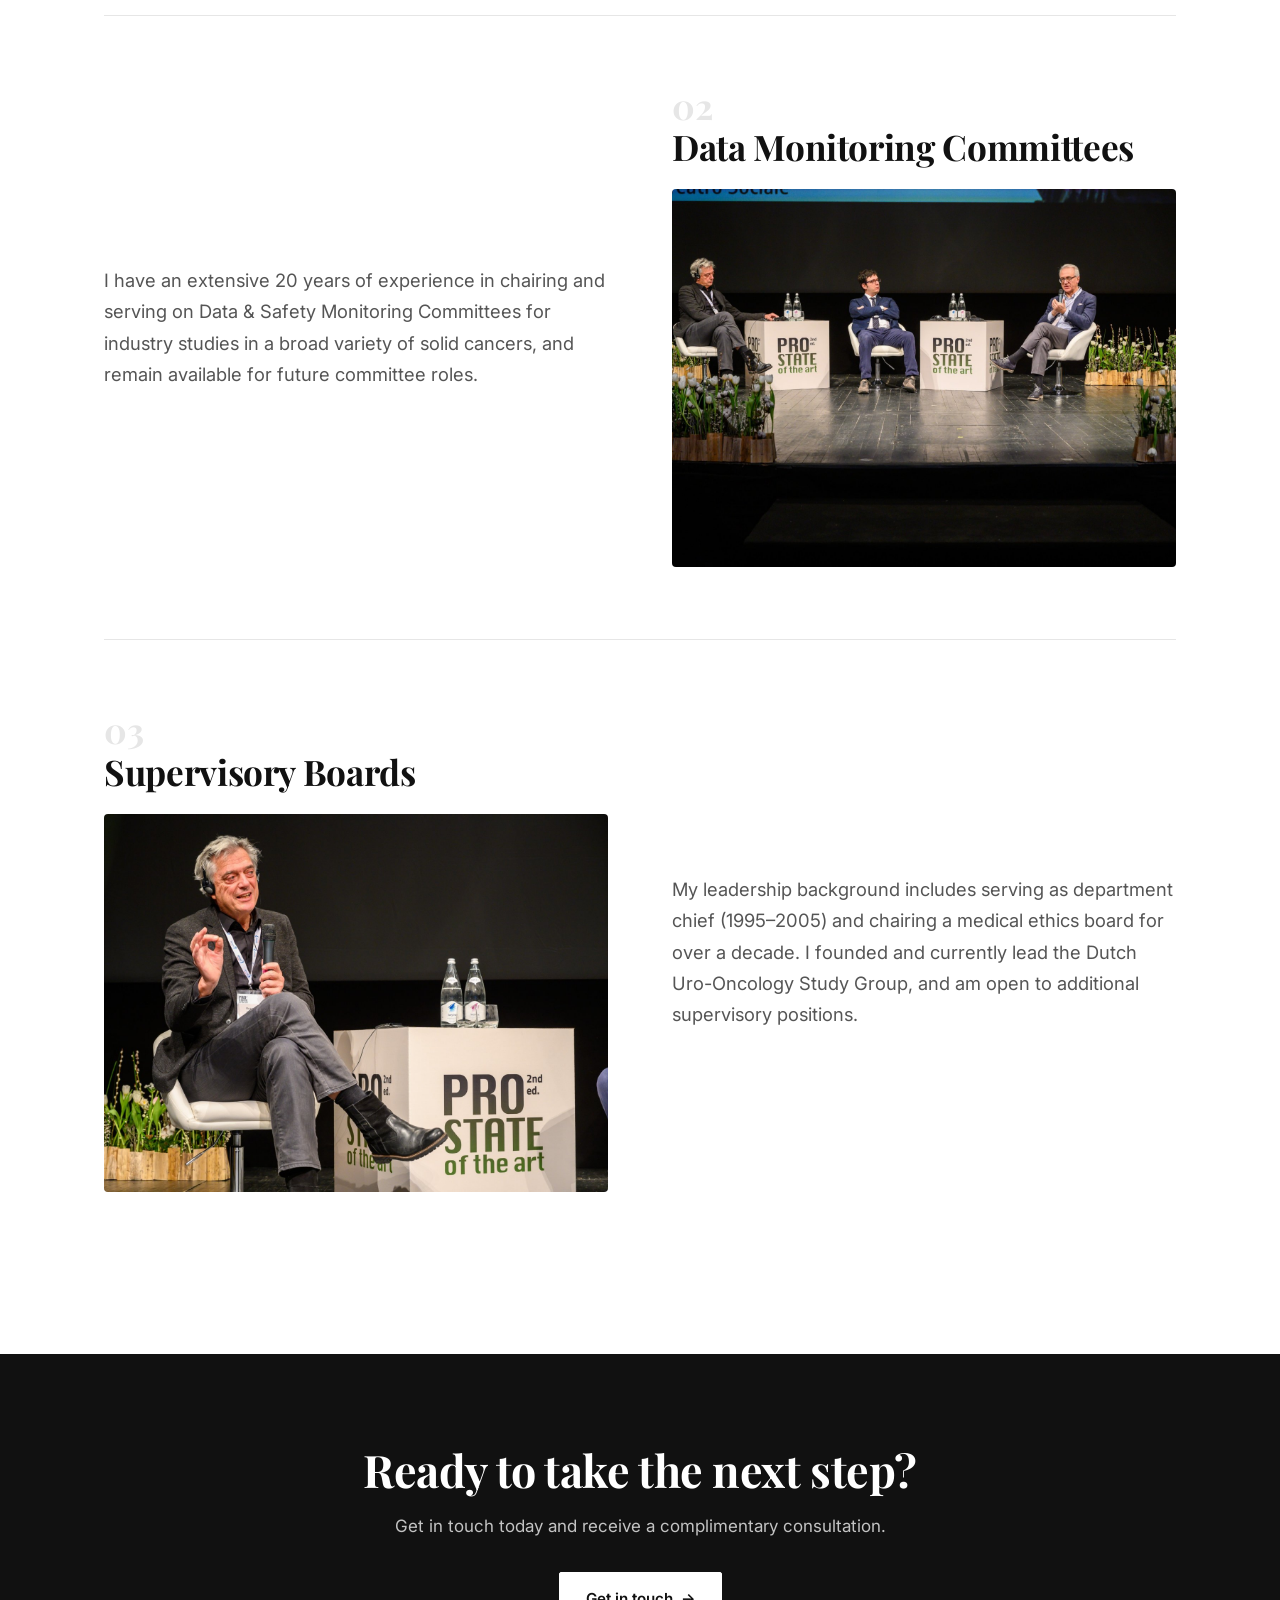
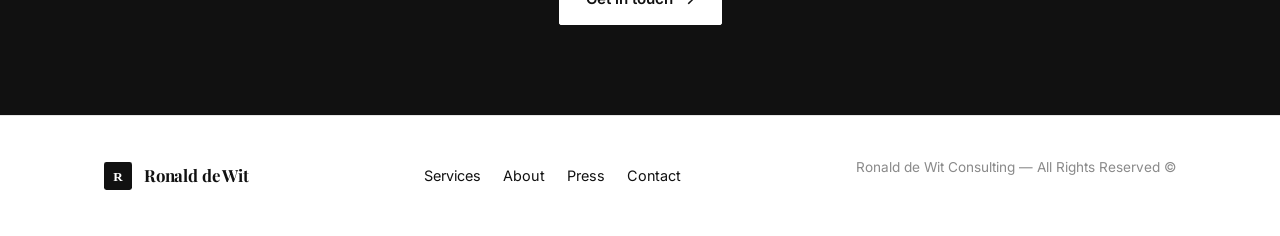
<file: services.html>
<!DOCTYPE html>
<html lang="en">
<head>
  <meta charset="UTF-8" />
  <meta name="viewport" content="width=device-width, initial-scale=1.0" />
  <title>Services — Ronald de Wit Consulting</title>
  <meta name="description" content="Consulting & advisory, Data Monitoring Committees and supervisory board work in clinical oncology by Ronald de Wit." />
  <link rel="icon" type="image/svg+xml" href="/assets/favicon.svg" />
  <link rel="preconnect" href="https://fonts.googleapis.com" />
  <link rel="preconnect" href="https://fonts.gstatic.com" crossorigin />
  <link href="https://fonts.googleapis.com/css2?family=Inter:wght@400;500;600;700&family=Playfair+Display:wght@700&display=swap" rel="stylesheet" />
  <link rel="stylesheet" href="/css/style.css" />
  <link rel="stylesheet" href="/css/edit.css" />
</head>
<body>

  <header class="site-header">
    <div class="container nav">
      <a href="/home" class="brand" aria-label="Ronald de Wit — home">
        <img src="/assets/logo.svg" width="34" height="34" alt="" />
        <span>Ronald de Wit</span>
      </a>
      <button class="nav-toggle" aria-label="Toggle menu" aria-expanded="false">&#9776;</button>
      <ul class="nav-links">
        <li><a href="/services">Services</a></li>
        <li><a href="/about">About</a></li>
        <li><a href="/press">Press</a></li>
        <li><a href="/contact-us" class="cta">Contact</a></li>
      </ul>
    </div>
  </header>

  <main>
    <section class="page-head services-intro">
      <div class="container">
        <p class="eyebrow" data-edit-text="services-eyebrow">Services</p>
        <h1 data-edit-text="services-h1">How I can help.</h1>
        <p class="lead" data-edit-text="services-lead">A lifetime in clinical oncology, offered across three complementary areas of expertise.</p>
        <span class="scroll-hint" aria-hidden="true">Scroll <span class="arrow">&darr;</span></span>
      </div>
    </section>

    <section class="services-list">
      <div class="container">

        <article class="service-row" data-media="left">
          <div class="service-media">
            <span class="num">01</span>
            <h3 data-edit-text="services-card1-title">Consulting &amp; Advisory</h3>
            <div class="edit-photo service-photo is-empty" data-edit-img="service-consulting" title="Consulting photo"></div>
          </div>
          <div class="service-body reveal reveal-from-left">
            <p data-edit-text="services-card1-text">I have 30+ years of experience in clinical cancer trial design and conduct, having directed studies across multiple cancer types including genitourinary and gynecological malignancies.</p>
          </div>
        </article>

        <article class="service-row" data-media="right">
          <div class="service-body reveal reveal-from-right">
            <p data-edit-text="services-card2-text">I have an extensive 20 years of experience in chairing and serving on Data &amp; Safety Monitoring Committees for industry studies in a broad variety of solid cancers, and remain available for future committee roles.</p>
          </div>
          <div class="service-media">
            <span class="num">02</span>
            <h3 data-edit-text="services-card2-title">Data Monitoring Committees</h3>
            <div class="edit-photo service-photo is-empty" data-edit-img="service-dmc" title="Data Monitoring photo"></div>
          </div>
        </article>

        <article class="service-row" data-media="left">
          <div class="service-media">
            <span class="num">03</span>
            <h3 data-edit-text="services-card3-title">Supervisory Boards</h3>
            <div class="edit-photo service-photo is-empty" data-edit-img="service-boards" title="Supervisory Boards photo"></div>
          </div>
          <div class="service-body reveal reveal-from-left">
            <p data-edit-text="services-card3-text">My leadership background includes serving as department chief (1995&ndash;2005) and chairing a medical ethics board for over a decade. I founded and currently lead the Dutch Uro-Oncology Study Group, and am open to additional supervisory positions.</p>
          </div>
        </article>

      </div>
    </section>

    <section class="cta-band">
      <div class="container">
        <h2 data-edit-text="services-cta-h2">Ready to take the next step?</h2>
        <p data-edit-text="services-cta-p">Get in touch today and receive a complimentary consultation.</p>
        <a href="/contact-us" class="btn btn-primary">Get in touch <span class="arrow">&rarr;</span></a>
      </div>
    </section>
  </main>

  <footer class="site-footer">
    <div class="container footer-inner">
      <a href="/home" class="brand"><img src="/assets/logo.svg" width="28" height="28" alt="" /><span>Ronald de Wit</span></a>
      <ul class="footer-links">
        <li><a href="/services">Services</a></li>
        <li><a href="/about">About</a></li>
        <li><a href="/press">Press</a></li>
        <li><a href="/contact-us">Contact</a></li>
      </ul>
      <p class="footer-copy" data-edit-text="footer-copy">Ronald de Wit Consulting — All Rights Reserved &copy;</p>
    </div>
  </footer>

  <script src="/js/main.js"></script>
  <script src="/js/content.js"></script>
</body>
</html>
</file>
<file: css/style.css>
/* ============================================================
   Ronald de Wit Consulting — stylesheet
   Minimalist black & white professional theme
   ============================================================ */

:root {
  --black: #111111;
  --dark: #1d1d1d;
  --grey: #555555;
  --light-grey: #8a8a8a;
  --line: #e6e6e6;
  --bg: #ffffff;
  --bg-alt: #f6f6f4;
  --max-width: 1120px;
  --font-serif: "Playfair Display", Georgia, "Times New Roman", serif;
  --font-sans: "Inter", -apple-system, BlinkMacSystemFont, "Segoe UI", Roboto,
    Helvetica, Arial, sans-serif;
}

* {
  box-sizing: border-box;
  margin: 0;
  padding: 0;
}

html {
  scroll-behavior: smooth;
}

body {
  font-family: var(--font-sans);
  color: var(--dark);
  background: var(--bg);
  line-height: 1.65;
  font-size: 17px;
  -webkit-font-smoothing: antialiased;
}

.container {
  width: 100%;
  max-width: var(--max-width);
  margin: 0 auto;
  padding: 0 24px;
}

/* ---------- Typography ---------- */

h1,
h2,
h3 {
  font-family: var(--font-serif);
  font-weight: 700;
  color: var(--black);
  line-height: 1.15;
  letter-spacing: -0.01em;
}

h1 {
  font-size: clamp(2.4rem, 6vw, 4.2rem);
}

h2 {
  font-size: clamp(1.8rem, 4vw, 2.8rem);
}

h3 {
  font-size: 1.35rem;
}

p {
  margin-bottom: 1.1rem;
  color: var(--grey);
}

a {
  color: var(--black);
  text-decoration: none;
  transition: color 0.2s ease, opacity 0.2s ease;
}

a:hover {
  opacity: 0.6;
}

.eyebrow {
  font-family: var(--font-sans);
  text-transform: uppercase;
  letter-spacing: 0.22em;
  font-size: 0.78rem;
  font-weight: 600;
  color: var(--light-grey);
  margin-bottom: 1rem;
}

/* ---------- Header / Nav ---------- */

.site-header {
  position: sticky;
  top: 0;
  z-index: 50;
  background: rgba(255, 255, 255, 0.92);
  backdrop-filter: saturate(180%) blur(10px);
  border-bottom: 1px solid var(--line);
}

.nav {
  display: flex;
  align-items: center;
  justify-content: space-between;
  height: 74px;
}

.brand {
  display: flex;
  align-items: center;
  gap: 12px;
  font-family: var(--font-serif);
  font-weight: 700;
  font-size: 1.25rem;
  color: var(--black);
  letter-spacing: -0.01em;
}

.brand svg {
  display: block;
}

.brand:hover {
  opacity: 1;
}

.nav-links {
  display: flex;
  align-items: center;
  gap: 34px;
  list-style: none;
}

.nav-links a {
  font-size: 0.95rem;
  font-weight: 500;
  color: var(--dark);
}

.nav-links a.cta {
  border: 1px solid var(--black);
  padding: 8px 18px;
  border-radius: 2px;
}

.nav-links a.cta:hover {
  background: var(--black);
  color: #fff;
  opacity: 1;
}

.nav-toggle {
  display: none;
  background: none;
  border: none;
  cursor: pointer;
  font-size: 1.6rem;
  color: var(--black);
  line-height: 1;
}

/* ---------- Buttons ---------- */

.btn {
  display: inline-flex;
  align-items: center;
  gap: 8px;
  font-family: var(--font-sans);
  font-weight: 600;
  font-size: 0.95rem;
  padding: 13px 26px;
  border: 1px solid var(--black);
  border-radius: 2px;
  cursor: pointer;
}

.btn-primary {
  background: var(--black);
  color: #fff;
}

.btn-primary:hover {
  background: #fff;
  color: var(--black);
  opacity: 1;
}

.btn-ghost {
  background: transparent;
  color: var(--black);
}

.btn-ghost:hover {
  background: var(--black);
  color: #fff;
  opacity: 1;
}

.btn .arrow {
  transition: transform 0.2s ease;
}

.btn:hover .arrow {
  transform: translateX(4px);
}

/* ---------- Sections ---------- */

section {
  padding: 90px 0;
}

.section-alt {
  background: var(--bg-alt);
}

.hero {
  padding: 64px 0 80px;
}

.hero .lead {
  max-width: 720px;
  font-size: 1.2rem;
  color: var(--grey);
  margin-bottom: 2rem;
}

.hero h1 {
  max-width: 900px;
  margin-bottom: 1.6rem;
}

/* ---------- Links to my work ---------- */

.work-links {
  display: flex;
  flex-wrap: wrap;
  gap: 18px;
  margin-top: 1.4rem;
}

.work-link {
  display: inline-flex;
  align-items: center;
  gap: 10px;
  border: 1px solid var(--line);
  border-radius: 3px;
  padding: 14px 20px;
  font-weight: 600;
  font-size: 0.95rem;
  color: var(--black);
  background: #fff;
}

.work-link:hover {
  border-color: var(--black);
  opacity: 1;
}

/* ---------- Services / cards ---------- */

.grid {
  display: grid;
  gap: 32px;
}

.grid-3 {
  grid-template-columns: repeat(3, 1fr);
}

.grid-2 {
  grid-template-columns: repeat(2, 1fr);
}

.card {
  border: 1px solid var(--line);
  border-radius: 4px;
  padding: 34px 30px;
  background: #fff;
  transition: box-shadow 0.25s ease, transform 0.25s ease;
}

.card:hover {
  box-shadow: 0 18px 40px rgba(0, 0, 0, 0.07);
  transform: translateY(-4px);
}

.card .num {
  font-family: var(--font-serif);
  font-size: 2.2rem;
  color: var(--line);
  display: block;
  margin-bottom: 14px;
  font-weight: 700;
}

.card h3 {
  margin-bottom: 12px;
}

.card p {
  margin-bottom: 0;
  font-size: 0.98rem;
}

/* ---------- Services intro (full first screen) ---------- */

.services-intro {
  /* Fill the first screen below the 74px sticky header */
  min-height: calc(100vh - 74px);
  min-height: calc(100svh - 74px);
  display: flex;
  align-items: center;
  padding-top: 0;
  padding-bottom: 0;
}

.scroll-hint {
  display: inline-flex;
  align-items: center;
  gap: 8px;
  margin-top: 2.6rem;
  font-family: var(--font-sans);
  text-transform: uppercase;
  letter-spacing: 0.22em;
  font-size: 0.72rem;
  font-weight: 600;
  color: var(--light-grey);
}

.scroll-hint .arrow {
  font-size: 1rem;
  animation: scroll-bob 1.8s ease-in-out infinite;
}

@keyframes scroll-bob {
  0%, 100% { transform: translateY(0); }
  50% { transform: translateY(5px); }
}

@media (prefers-reduced-motion: reduce) {
  .scroll-hint .arrow {
    animation: none;
  }
}

/* ---------- Services (stacked, alternating) ---------- */

.services-list {
  overflow-x: clip; /* guard against the horizontal slide causing scroll */
}

.services-list .service-row {
  display: grid;
  grid-template-columns: 1fr 1fr;
  gap: 64px;
  align-items: center;
  padding: 72px 0;
}

.services-list .service-row + .service-row {
  border-top: 1px solid var(--line);
}

.service-photo {
  aspect-ratio: 4 / 3;
  width: 100%;
  border-radius: 4px;
  margin-top: 22px; /* photo sits below the title now */
}

.service-media .num {
  font-family: var(--font-serif);
  font-size: 2.2rem;
  color: var(--line);
  display: block;
  margin-bottom: 4px;
  font-weight: 700;
  line-height: 1;
}

.service-media h3 {
  font-size: clamp(1.6rem, 3vw, 2.2rem);
  margin: 0;
}

.service-body p {
  font-size: 1.15rem;
  line-height: 1.7;
  color: var(--grey);
  margin: 0;
}

/* ---------- Reveal on scroll (enabled by JS) ---------- */

.js-reveal .reveal {
  opacity: 0;
  transition: opacity 0.7s ease, transform 0.7s ease;
  will-change: opacity, transform;
}

.js-reveal .reveal-from-left {
  transform: translateX(-64px);
}

.js-reveal .reveal-from-right {
  transform: translateX(64px);
}

.js-reveal .reveal.is-visible {
  opacity: 1;
  transform: none;
}

@media (prefers-reduced-motion: reduce) {
  .js-reveal .reveal {
    transition: opacity 0.4s ease;
    transform: none;
  }
}

/* ---------- About split ---------- */

.split {
  display: grid;
  grid-template-columns: 1fr 1fr;
  gap: 60px;
  align-items: center;
}

.split .media {
  aspect-ratio: 4 / 5;
  background: linear-gradient(135deg, #1d1d1d, #4a4a4a);
  border-radius: 4px;
  display: flex;
  align-items: flex-end;
  padding: 30px;
  color: #fff;
  font-family: var(--font-serif);
  font-size: 1.6rem;
}

/* ---------- Insights / blog grid ---------- */

.post-card {
  border: 1px solid var(--line);
  border-radius: 4px;
  overflow: hidden;
  background: #fff;
  display: flex;
  flex-direction: column;
  transition: box-shadow 0.25s ease, transform 0.25s ease;
}

.post-card:hover {
  box-shadow: 0 18px 40px rgba(0, 0, 0, 0.07);
  transform: translateY(-4px);
}

.post-thumb {
  aspect-ratio: 16 / 10;
  background: linear-gradient(135deg, #2b2b2b, #6a6a6a);
}

.post-body {
  padding: 24px;
  flex: 1;
  display: flex;
  flex-direction: column;
}

.post-body h3 {
  font-size: 1.15rem;
  margin-bottom: 10px;
}

.post-date {
  font-size: 0.8rem;
  text-transform: uppercase;
  letter-spacing: 0.12em;
  color: var(--light-grey);
  margin-bottom: 14px;
}

.post-body p {
  font-size: 0.95rem;
  flex: 1;
}

.read-more {
  font-weight: 600;
  font-size: 0.9rem;
  margin-top: 12px;
}

/* ---------- Press / in the media ---------- */

.press-list {
  list-style: none;
  border-top: 1px solid var(--line);
}

.press-item {
  display: grid;
  grid-template-columns: 190px 1fr auto;
  gap: 40px;
  align-items: baseline;
  padding: 30px 4px;
  border-bottom: 1px solid var(--line);
  color: var(--dark);
}

.press-item:hover {
  opacity: 1;
  background: var(--bg-alt);
}

.press-meta {
  display: flex;
  flex-direction: column;
  gap: 4px;
}

.press-source {
  font-weight: 600;
  font-size: 0.95rem;
  color: var(--black);
}

.press-year {
  font-size: 0.78rem;
  text-transform: uppercase;
  letter-spacing: 0.14em;
  color: var(--light-grey);
}

.press-title {
  font-size: 1.25rem;
  line-height: 1.3;
  margin-bottom: 8px;
}

.press-excerpt {
  margin: 0;
  font-size: 0.98rem;
  color: var(--grey);
}

.press-arrow {
  font-size: 1.2rem;
  color: var(--black);
  transition: transform 0.2s ease;
  align-self: center;
}

.press-item:hover .press-arrow {
  transform: translateX(5px);
}

/* ---------- CTA band ---------- */

.cta-band {
  background: var(--black);
  color: #fff;
  text-align: center;
}

.cta-band h2 {
  color: #fff;
  margin-bottom: 1rem;
}

.cta-band p {
  color: rgba(255, 255, 255, 0.75);
  max-width: 560px;
  margin: 0 auto 2rem;
}

.cta-band .btn-primary {
  background: #fff;
  color: var(--black);
  border-color: #fff;
}

.cta-band .btn-primary:hover {
  background: transparent;
  color: #fff;
}

/* ---------- Contact form ---------- */

.form {
  display: grid;
  gap: 20px;
  max-width: 620px;
}

.form-row {
  display: grid;
  grid-template-columns: 1fr 1fr;
  gap: 20px;
}

.field label {
  display: block;
  font-size: 0.85rem;
  font-weight: 600;
  margin-bottom: 6px;
  color: var(--dark);
}

.field input,
.field textarea {
  width: 100%;
  padding: 13px 14px;
  border: 1px solid var(--line);
  border-radius: 3px;
  font-family: var(--font-sans);
  font-size: 1rem;
  color: var(--dark);
  background: #fff;
}

.field input:focus,
.field textarea:focus {
  outline: none;
  border-color: var(--black);
}

.field textarea {
  min-height: 150px;
  resize: vertical;
}

.form-status {
  margin: 0;
  min-height: 1.3em;
  font-size: 0.95rem;
  line-height: 1.5;
}

.form-status.is-sending {
  color: var(--grey);
}

.form-status.is-success {
  color: #1a7f37;
  font-weight: 600;
}

.form-status.is-error {
  color: #b3261e;
  font-weight: 600;
}

.contact-info {
  list-style: none;
}

.contact-info li {
  margin-bottom: 18px;
}

.contact-info .label {
  font-size: 0.78rem;
  text-transform: uppercase;
  letter-spacing: 0.14em;
  color: var(--light-grey);
  display: block;
  margin-bottom: 4px;
}

/* ---------- Footer ---------- */

.site-footer {
  border-top: 1px solid var(--line);
  padding: 40px 0;
}

.footer-inner {
  display: flex;
  align-items: center;
  justify-content: space-between;
  flex-wrap: wrap;
  gap: 16px;
}

.footer-inner .brand {
  font-size: 1.05rem;
}

.footer-copy {
  font-size: 0.85rem;
  color: var(--light-grey);
}

.footer-links {
  display: flex;
  gap: 22px;
  list-style: none;
  font-size: 0.9rem;
}

/* ---------- Page header ---------- */

.page-head {
  padding: 90px 0 40px;
}

.page-head h1 {
  margin-bottom: 0.8rem;
}

.page-head .lead {
  font-size: 1.2rem;
  color: var(--grey);
  max-width: 680px;
}

/* ---------- Responsive ---------- */

@media (max-width: 860px) {
  .grid-3 {
    grid-template-columns: 1fr;
  }
  .split {
    grid-template-columns: 1fr;
    gap: 36px;
  }
  .split .media {
    aspect-ratio: 16 / 10;
  }
  .services-list .service-row {
    grid-template-columns: 1fr;
    gap: 28px;
    padding: 48px 0;
  }
  /* Always show photo + title above the text when stacked */
  .service-media {
    order: -1;
  }
  /* Vertical reveal on small screens (no horizontal slide) */
  .js-reveal .reveal-from-left,
  .js-reveal .reveal-from-right {
    transform: translateY(32px);
  }
  .press-item {
    grid-template-columns: 1fr auto;
    gap: 8px 24px;
    align-items: start;
  }
  .press-meta {
    grid-column: 1 / -1;
    flex-direction: row;
    align-items: baseline;
    gap: 12px;
  }
  .press-arrow {
    align-self: start;
  }
}

@media (max-width: 680px) {
  .nav-toggle {
    display: block;
  }
  .nav-links {
    position: absolute;
    top: 74px;
    left: 0;
    right: 0;
    background: #fff;
    flex-direction: column;
    align-items: stretch;
    gap: 0;
    border-bottom: 1px solid var(--line);
    padding: 10px 24px 20px;
    display: none;
  }
  .nav-links.open {
    display: flex;
  }
  .nav-links li {
    border-top: 1px solid var(--line);
  }
  .nav-links a {
    display: block;
    padding: 14px 0;
  }
  .nav-links a.cta {
    text-align: center;
    margin-top: 10px;
  }
  .grid-2 {
    grid-template-columns: 1fr;
  }
  .form-row {
    grid-template-columns: 1fr;
  }
  section {
    padding: 64px 0;
  }
}
</file>
<file: css/edit.css>
/* ============================================================
   Photo slots + edit-mode styling
   Loaded after style.css on every page.
   ============================================================ */

/* ---------- Editable photo slots ---------- */

.edit-photo {
  position: relative;
  background-size: cover;
  background-position: center;
  background-repeat: no-repeat;
  border-radius: 4px;
  overflow: hidden;
}

/* Hero photo (right column of hero) — large, fading softly into white on the left */
.hero-photo {
  /* Grow to the full height of the text column beside it (text stays put) */
  align-self: stretch;
  min-height: 520px;
  border-radius: 0;
  /* Stay within the centered container so the white margin is equal on the
     left and right of the page. */
  background-size: cover;
  /* Fade the left edge of the image gradually into the white background.
     Multiple eased stops so the photo truly dissolves — no visible edge. */
  -webkit-mask-image: linear-gradient(
    to right,
    transparent 0%,
    rgba(0, 0, 0, 0.02) 4%,
    rgba(0, 0, 0, 0.06) 8%,
    rgba(0, 0, 0, 0.13) 12%,
    rgba(0, 0, 0, 0.24) 16%,
    rgba(0, 0, 0, 0.38) 21%,
    rgba(0, 0, 0, 0.54) 26%,
    rgba(0, 0, 0, 0.7) 31%,
    rgba(0, 0, 0, 0.85) 36%,
    rgba(0, 0, 0, 0.95) 41%,
    #000 47%
  );
  mask-image: linear-gradient(
    to right,
    transparent 0%,
    rgba(0, 0, 0, 0.02) 4%,
    rgba(0, 0, 0, 0.06) 8%,
    rgba(0, 0, 0, 0.13) 12%,
    rgba(0, 0, 0, 0.24) 16%,
    rgba(0, 0, 0, 0.38) 21%,
    rgba(0, 0, 0, 0.54) 26%,
    rgba(0, 0, 0, 0.7) 31%,
    rgba(0, 0, 0, 0.85) 36%,
    rgba(0, 0, 0, 0.95) 41%,
    #000 47%
  );
}

@media (max-width: 860px) {
  .hero-photo {
    align-self: auto;
    aspect-ratio: 16 / 11;
    min-height: 300px;
  }
}

/* Portrait on the About page */
.about-photo {
  aspect-ratio: 4 / 5;
}

/* Photo at the top of a service / expertise card */
.card-photo {
  aspect-ratio: 16 / 10;
  margin: -34px -30px 22px;
  border-radius: 4px 4px 0 0;
}

/* Blog thumbnail */
.post-thumb.edit-photo {
  border-radius: 0;
}

/* Empty slots are hidden from normal visitors ... */
.edit-photo.is-empty {
  display: none;
}

/* ... and layouts gracefully collapse when a photo is absent */
body:not(.rdw-editing) .hero-grid:has(> .edit-photo.is-empty) {
  grid-template-columns: 1fr;
}
body:not(.rdw-editing) .split:has(> .edit-photo.is-empty) {
  grid-template-columns: 1fr;
}

/* ---------- Hero two-column layout ---------- */

.hero-grid {
  display: grid;
  grid-template-columns: 1fr 1.15fr;
  gap: 56px;
  align-items: center;
}

@media (max-width: 860px) {
  .hero-grid {
    grid-template-columns: 1fr;
    gap: 36px;
  }
}

/* ---------- Leaf fish & reef section (contact) ---------- */

.reef {
  max-width: 760px;
  margin: 0 auto;
  text-align: center;
}

.reef-photo {
  aspect-ratio: 3 / 2;
  margin: 0 0 32px;
  border-radius: 4px;
}

.reef-quote {
  margin: 0;
}

.reef-quote p {
  font-family: var(--font-serif);
  font-size: clamp(1.3rem, 2.6vw, 1.9rem);
  line-height: 1.4;
  color: var(--black);
  margin-bottom: 1.2rem;
}

.reef-quote cite {
  font-family: var(--font-sans);
  font-style: normal;
  text-transform: uppercase;
  letter-spacing: 0.14em;
  font-size: 0.78rem;
  font-weight: 600;
  color: var(--light-grey);
}

/* ============================================================
   EDIT MODE
   ============================================================ */

body.rdw-editing {
  padding-bottom: 90px; /* room for the toolbar */
}

/* Show empty slots while editing so they can be filled */
body.rdw-editing .edit-photo.is-empty {
  display: flex;
}

/* Show the full image (no fade) while editing so the upload target is clear */
body.rdw-editing .hero-photo {
  -webkit-mask-image: none;
  mask-image: none;
}

body.rdw-editing .edit-photo {
  cursor: pointer;
  align-items: center;
  justify-content: center;
  outline: 2px dashed rgba(17, 17, 17, 0.35);
  outline-offset: -8px;
  min-height: 180px;
  background-color: #f0efec;
}

body.rdw-editing .card-photo.is-empty {
  min-height: 140px;
}

body.rdw-editing .edit-photo:hover {
  outline-color: #111;
}

.edit-photo-hint {
  display: none;
  font-family: var(--font-sans);
  font-size: 0.85rem;
  font-weight: 600;
  color: #111;
  background: rgba(255, 255, 255, 0.9);
  padding: 8px 14px;
  border-radius: 3px;
  pointer-events: none;
}

body.rdw-editing .edit-photo .edit-photo-hint {
  display: inline-block;
}

/* "Choose / replace photo" button, top-right of each slot */
.edit-photo-replace {
  display: none;
}

body.rdw-editing .edit-photo .edit-photo-replace {
  display: inline-block;
  position: absolute;
  top: 10px;
  right: 10px;
  z-index: 2;
  font-family: var(--font-sans);
  font-size: 0.78rem;
  font-weight: 600;
  padding: 6px 12px;
  border: none;
  border-radius: 3px;
  background: #111;
  color: #fff;
  cursor: pointer;
}

body.rdw-editing .edit-photo .edit-photo-replace:hover {
  background: #333;
}

/* Dragging to reposition a filled photo */
body.rdw-editing .edit-photo:not(.is-empty) {
  cursor: grab;
}

body.rdw-editing .edit-photo.rdw-dragging {
  cursor: grabbing;
  outline-color: #111;
}

/* Editable links */
body.rdw-editing .rdw-editable-link {
  outline: 1px dashed rgba(17, 17, 17, 0.4);
  outline-offset: 3px;
  cursor: text;
  position: relative;
}

body.rdw-editing .rdw-editable-link::after {
  content: "✎";
  margin-left: 6px;
  font-size: 0.85em;
  opacity: 0.6;
}

/* Editable text */
body.rdw-editing [data-edit-text] {
  outline: 1px dashed rgba(17, 17, 17, 0.25);
  outline-offset: 4px;
  border-radius: 2px;
  cursor: text;
  transition: outline-color 0.15s ease, background 0.15s ease;
}

body.rdw-editing [data-edit-text]:hover {
  outline-color: rgba(17, 17, 17, 0.55);
}

body.rdw-editing [data-edit-text]:focus {
  outline: 2px solid #111;
  background: rgba(255, 255, 255, 0.6);
}

/* Toolbar */
.rdw-toolbar {
  position: fixed;
  left: 0;
  right: 0;
  bottom: 0;
  z-index: 1000;
  display: flex;
  align-items: center;
  gap: 16px;
  flex-wrap: wrap;
  background: #111;
  color: #fff;
  padding: 14px 24px;
  font-family: var(--font-sans);
  font-size: 0.9rem;
  box-shadow: 0 -6px 24px rgba(0, 0, 0, 0.25);
}

.rdw-toolbar-title {
  font-weight: 700;
  letter-spacing: 0.02em;
}

.rdw-toolbar-hint {
  color: rgba(255, 255, 255, 0.6);
  flex: 1;
  min-width: 200px;
}

.rdw-toolbar button {
  font-family: var(--font-sans);
  font-size: 0.85rem;
  font-weight: 600;
  padding: 8px 16px;
  border: 1px solid #fff;
  border-radius: 3px;
  background: transparent;
  color: #fff;
  cursor: pointer;
  transition: background 0.2s ease, color 0.2s ease;
}

.rdw-toolbar button[data-act="download"] {
  background: #fff;
  color: #111;
}

.rdw-toolbar button:hover {
  background: #fff;
  color: #111;
}

@media (max-width: 680px) {
  .rdw-toolbar-hint {
    display: none;
  }
}
</file>
